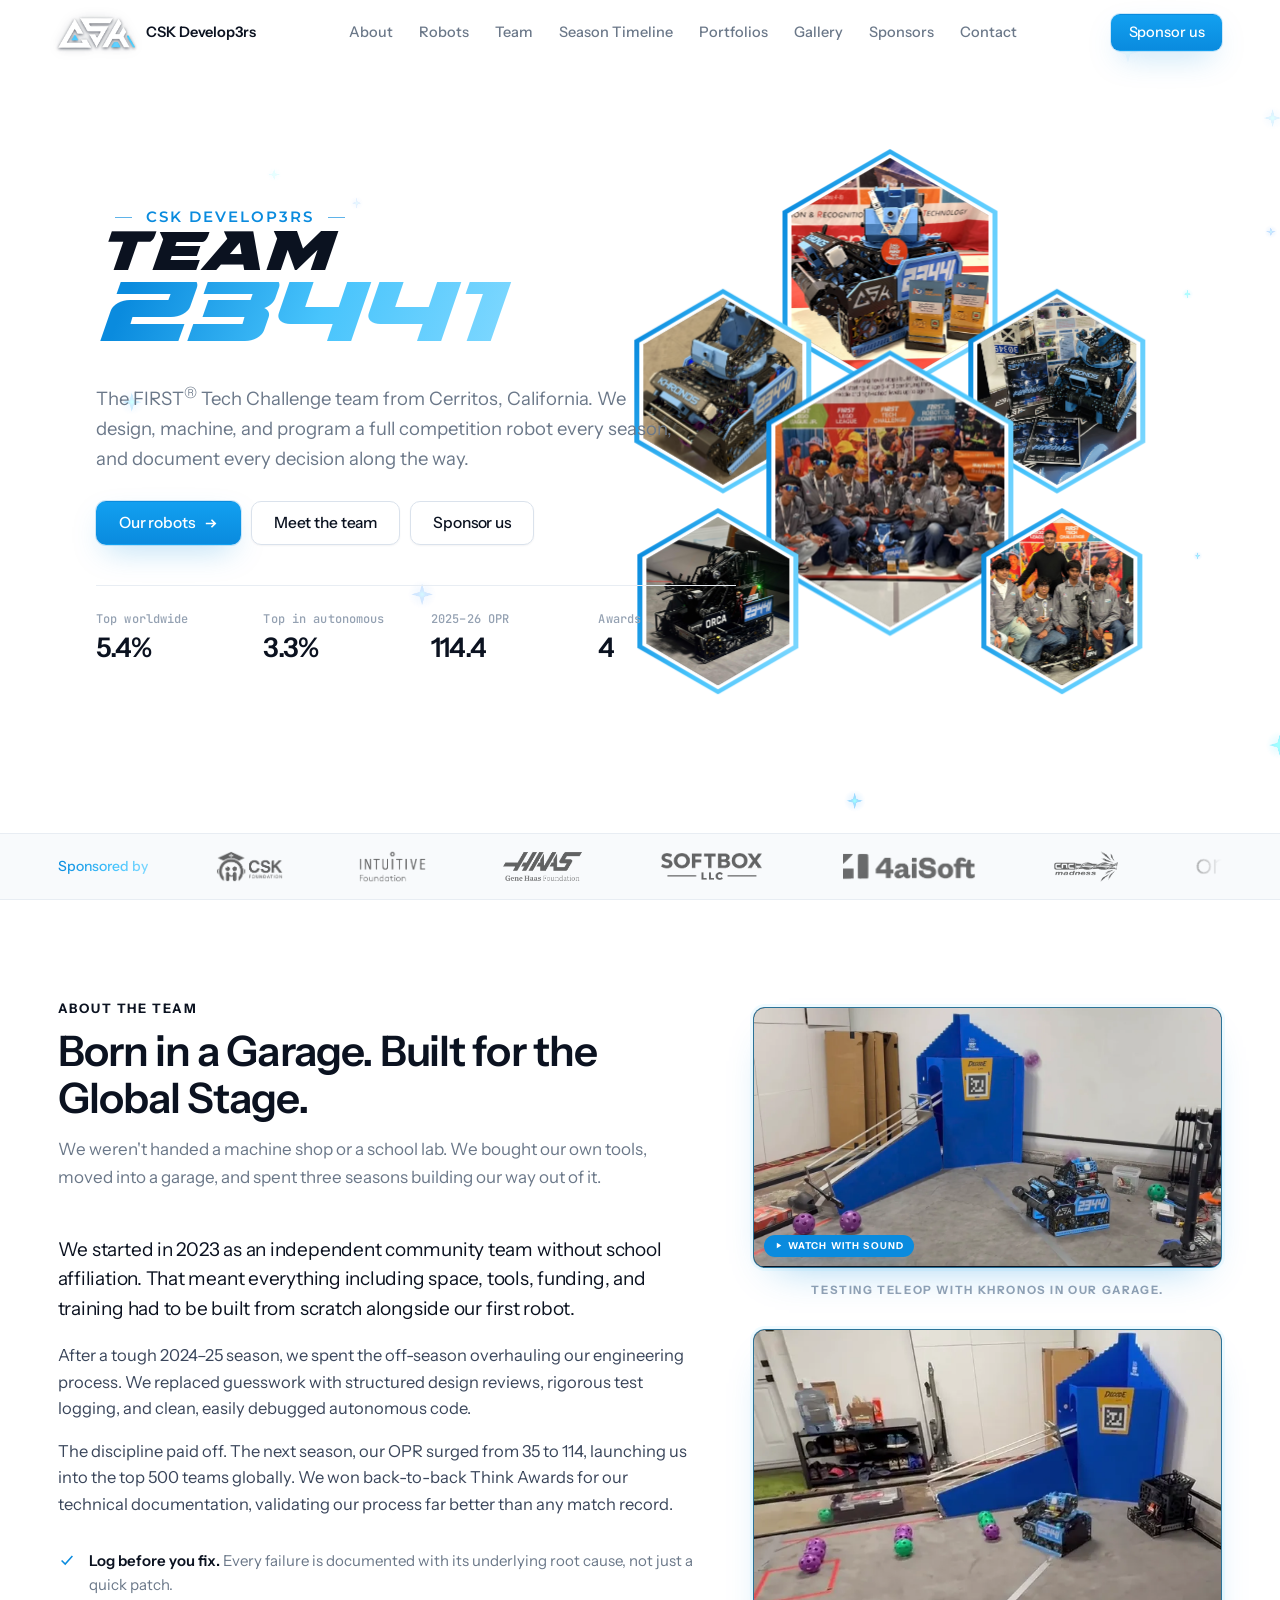
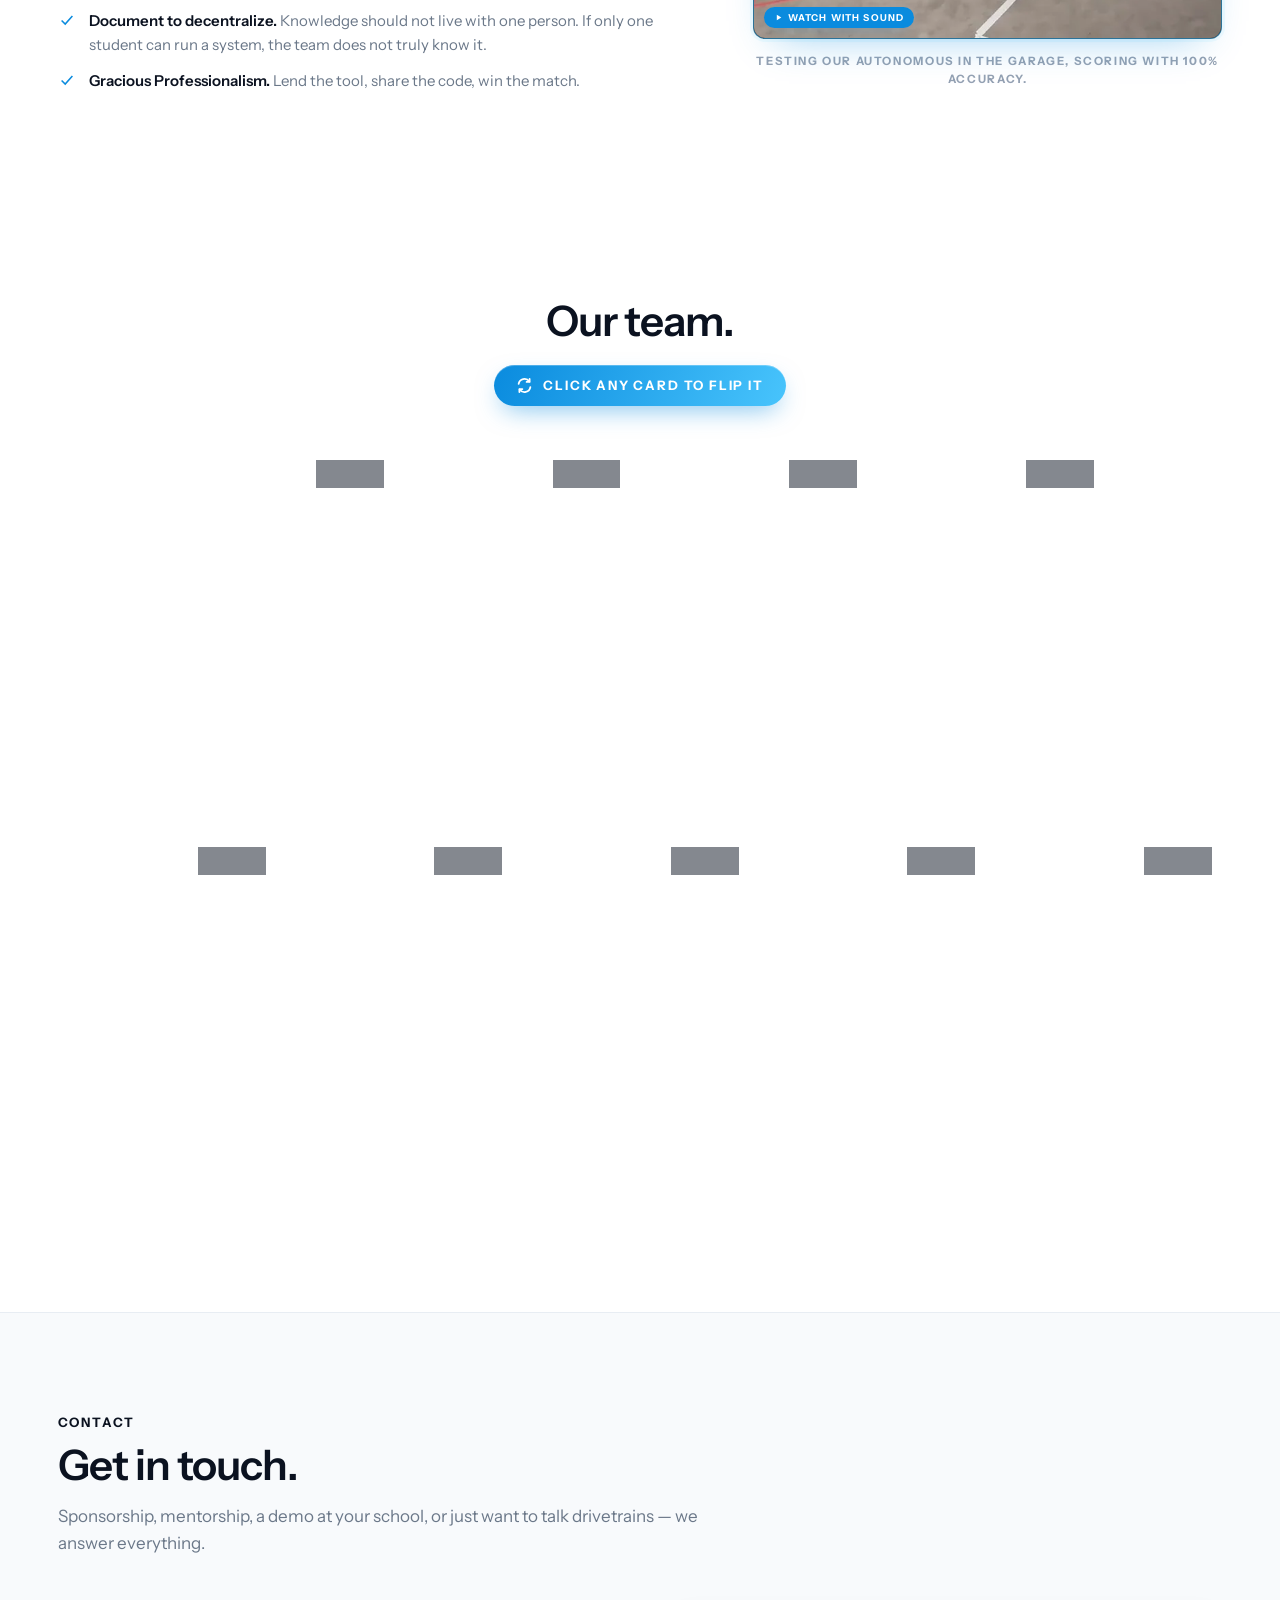
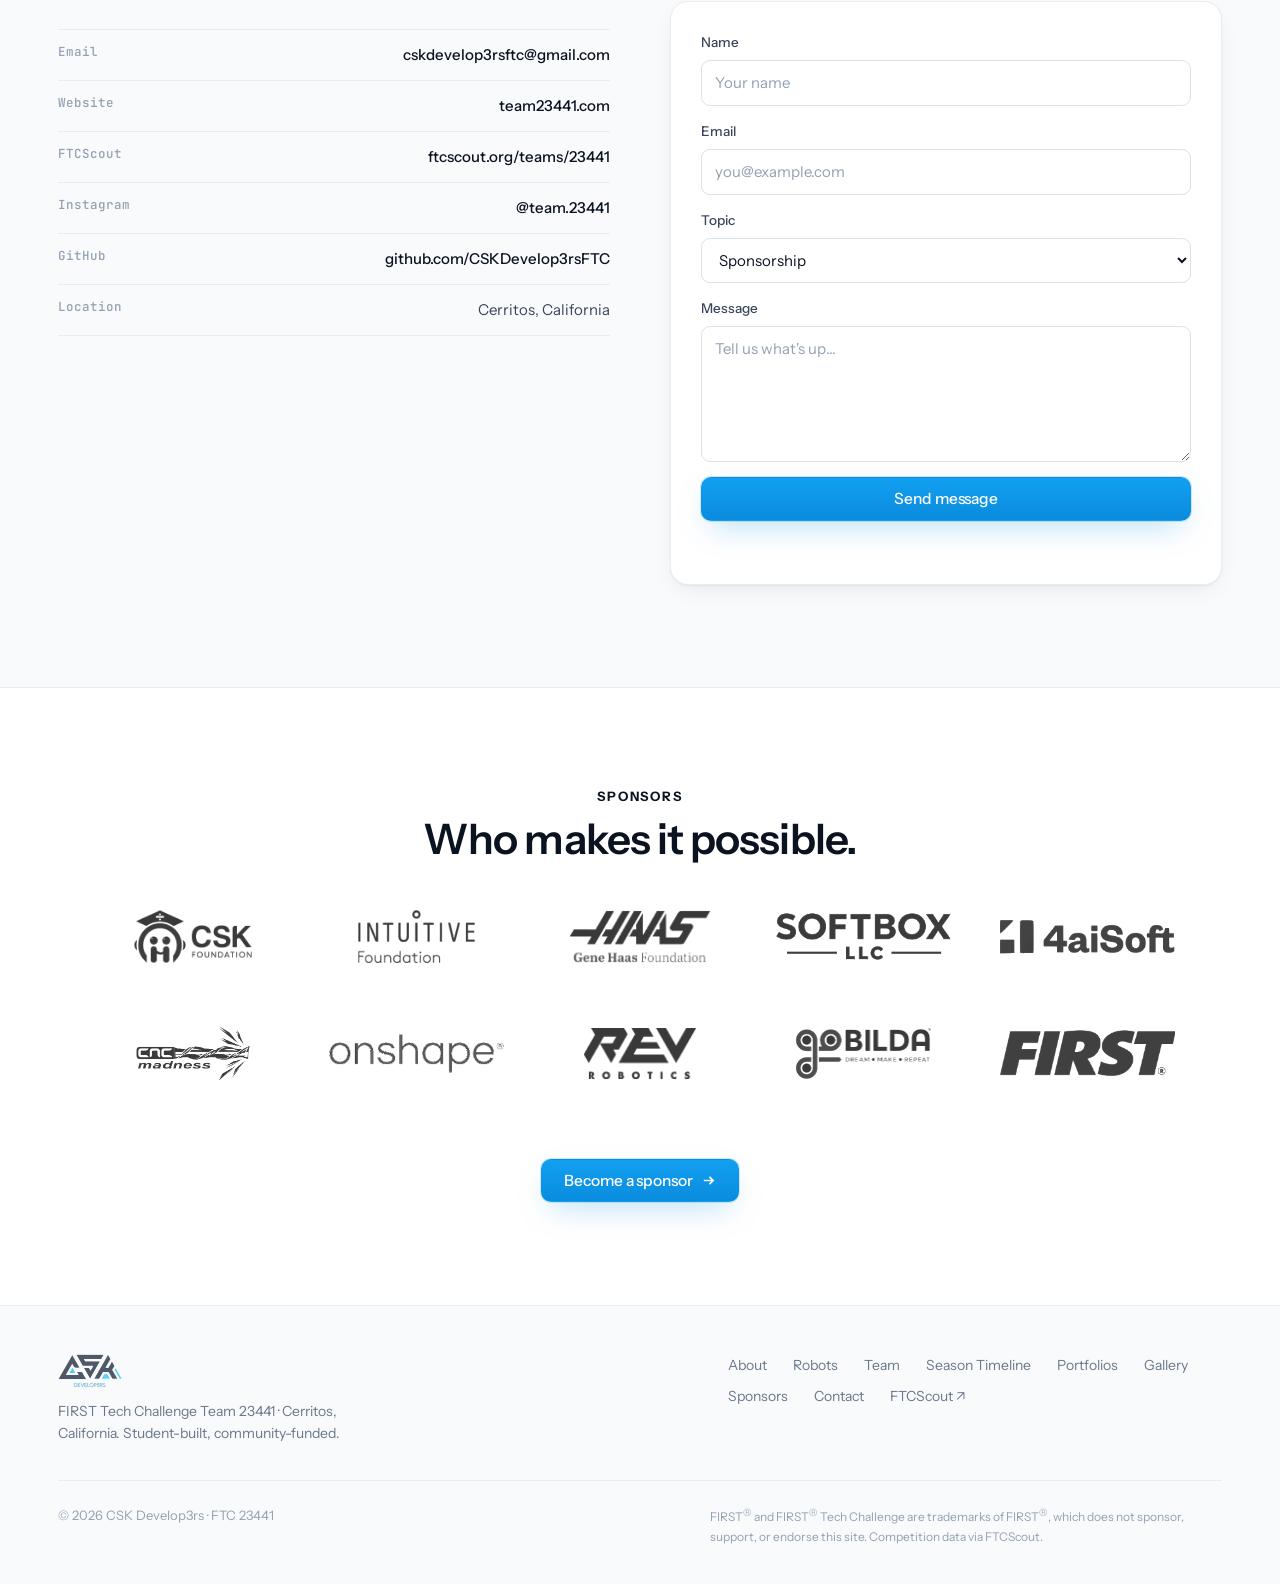
<file: index.html>
<!DOCTYPE html>
<html lang="en">
<head>
<meta charset="utf-8">
<meta name="viewport" content="width=device-width, initial-scale=1">

<title>CSK Develop3rs · FTC Team 23441</title>
<meta name="description" content="CSK Develop3rs — FIRST Tech Challenge Team 23441 from Cerritos, California. Think Award winners at the LA Championship. Student-built competition robotics.">
<meta name="theme-color" content="#ffffff">
<meta property="og:title" content="CSK Develop3rs · FTC Team 23441">
<meta property="og:description" content="FIRST Tech Challenge Team 23441 from Cerritos, CA. Think Award winners at the Los Angeles Championship.">
<meta property="og:type" content="website">
<meta property="og:image" content="assets/logo.png">

<link rel="icon" href="assets/favicon/favicon.ico?v=2" sizes="any">
<link rel="icon" type="image/png" sizes="32x32" href="assets/favicon/favicon-32.png?v=2">
<link rel="apple-touch-icon" href="assets/favicon/apple-touch-icon.png?v=2">

<link rel="preconnect" href="https://fonts.googleapis.com">
<link rel="preconnect" href="https://fonts.gstatic.com" crossorigin>
<link href="https://fonts.googleapis.com/css2?family=Instrument+Sans:wght@400;500;600;700&family=Montserrat:wght@400;500;600;700&family=JetBrains+Mono:wght@400;500;600&display=swap" rel="stylesheet">
<link rel="stylesheet" href="styles.css?v=109">
<noscript><style>[data-reveal]{opacity:1!important;transform:none!important}</style></noscript>
</head>
<body>

<a class="skip" href="#main">Skip to content</a>

<!-- ═══ HEADER ═════════════════════════════════════════════════ -->
<header class="hdr" id="hdr">
  <a class="brand" href="#home">
    <img class="brand__logo" src="assets/logo-mark.png" alt="CSK Develop3rs logo">
    <span class="brand__txt">
      <b>CSK Develop3rs</b>
    </span>
  </a>

  <nav class="nav" id="nav" aria-label="Primary">
    <a href="#about">About</a>
    <a href="robots.html">Robots</a>
    <a href="#team">Team</a>
    <a href="timeline.html">Season Timeline</a>
    <a href="portfolios.html">Portfolios</a>
    <a href="gallery.html">Gallery</a>
    <a href="#sponsors">Sponsors</a>
    <a href="#contact">Contact</a>
  </nav>

  <div class="hdr__cta">
    <a class="btn btn--primary" href="#contact">Sponsor us</a>
    <button class="burger" id="burger" aria-label="Open menu" aria-expanded="false" aria-controls="nav">
      <span></span><span></span><span></span>
    </button>
  </div>
</header>

<main id="main">

<!-- ═══ HERO ═══════════════════════════════════════════════════ -->
<section class="hero" id="home">
  <canvas class="sparks" id="sparks" aria-hidden="true"></canvas>

  <div class="hero__in">
    <div>
      <span class="hero__kicker r" style="--d:0ms">CSK Develop3rs</span>

      <h1 class="hero__name r" style="--d:70ms" aria-label="Team 23441">
        <span aria-hidden="true"><i>T</i><i>E</i><i>A</i><i>M</i></span>
        <span class="grad" aria-hidden="true">23441</span>
      </h1>

      <p class="hero__sub r" style="--d:150ms">
        The FIRST<sup>®</sup> Tech Challenge team from Cerritos, California.
        We design, machine, and program a full competition robot every season,
        and document every decision along the way.
      </p>

      <div class="hero__acts r" style="--d:220ms">
        <a class="btn btn--primary btn--lg" href="robots.html">
          Our robots
          <svg viewBox="0 0 16 16" fill="none" stroke="currentColor" stroke-width="1.8" aria-hidden="true"><path d="M3 8h10M9 4l4 4-4 4"/></svg>
        </a>
        <a class="btn btn--ghost btn--lg" href="#team">Meet the team</a>
        <a class="btn btn--ghost btn--lg" href="#contact">Sponsor us</a>
      </div>

      <!-- FTCScout, 2025-26: OPR #455 and auto #280 of 8,360 teams -->
      <dl class="hero__stats r" style="--d:300ms">
        <div class="hstat">
          <dt>Top worldwide</dt>
          <dd><span data-count="5.4">5.4</span>%</dd>
        </div>
        <div class="hstat">
          <dt>Top in autonomous</dt>
          <dd><span data-count="3.3">3.3</span>%</dd>
        </div>
        <div class="hstat">
          <dt>2025–26 OPR</dt>
          <dd><span data-count="114.4">114.4</span></dd>
        </div>
        <div class="hstat">
          <dt>Awards</dt>
          <dd><span data-count="4">4</span></dd>
        </div>
      </dl>
    </div>

  </div>

    <!-- ── hexagon photo cluster ── -->
    <div class="hexes" id="hexes" aria-label="Team photos"></div>
</section>

<!-- ═══ SPONSOR TICKER ══════════════════════════════════════════ -->
<div class="ticker" id="ticker">
  <span class="ticker__label">Sponsored by</span>
  <div class="ticker__win">
    <div class="ticker__track" id="ticker-track"><!-- rendered from script.js --></div>
  </div>
</div>

<!-- ═══ ABOUT ══════════════════════════════════════════════════ -->
<section class="sec" id="about">
  <div class="wrap">
    <!-- Heading lives in the left column so the photo centres on the whole block. -->
    <div class="split split--about">
      <div>
      <header class="sec__head" data-reveal>
        <span class="sec__eyebrow">About the team</span>
        <h2 class="sec__title">Born in a Garage. Built for the Global Stage.</h2>
        <p class="sec__sub">
          We weren't handed a machine shop or a school lab. We bought our own
          tools, moved into a garage, and spent three seasons building our way
          out of it.
        </p>
      </header>

      <div class="prose" data-reveal>
        <p class="lead">
          We started in 2023 as an independent community team without school
          affiliation. That meant everything including space, tools, funding,
          and training had to be built from scratch alongside our first robot.
        </p>
        <p>
          After a tough 2024–25 season, we spent the off-season overhauling our
          engineering process. We replaced guesswork with structured design
          reviews, rigorous test logging, and clean, easily debugged autonomous
          code.
        </p>
        <p>
          The discipline paid off. The next season, our OPR surged from 35 to
          114, launching us into the top 500 teams globally. We won back-to-back
          Think Awards for our technical documentation, validating our process
          far better than any match record.
        </p>

        <ul class="values">
          <li>
            <svg viewBox="0 0 20 20" fill="none" stroke="currentColor" stroke-width="1.7" aria-hidden="true"><path d="M4 10.5l4 4 8-9"/></svg>
            <span><b>Log before you fix.</b> Every failure is documented with its underlying root cause, not just a quick patch.</span>
          </li>
          <li>
            <svg viewBox="0 0 20 20" fill="none" stroke="currentColor" stroke-width="1.7" aria-hidden="true"><path d="M4 10.5l4 4 8-9"/></svg>
            <span><b>Document to decentralize.</b> Knowledge should not live with one person. If only one student can run a system, the team does not truly know it.</span>
          </li>
          <li>
            <svg viewBox="0 0 20 20" fill="none" stroke="currentColor" stroke-width="1.7" aria-hidden="true"><path d="M4 10.5l4 4 8-9"/></svg>
            <span><b>Gracious Professionalism.</b> Lend the tool, share the code, win the match.</span>
          </li>
        </ul>
      </div>
      </div>

      <!-- Each clip plays muted on a loop; click opens it full size with sound
           (script.js → initAboutVideo). data-label names it in the player. -->
      <div class="about-videos" data-reveal>
        <figure class="about-photo">
          <button type="button" class="about-video" data-label="Testing teleop with KHRONOS in our garage"
                  aria-label="Play the KHRONOS teleop test video full size, with sound">
            <video class="about-video__clip" src="assets/about/garage-khronos.mp4" poster="assets/about/garage-khronos-poster.webp"
                   width="1206" height="666" autoplay muted loop playsinline aria-hidden="true"></video>
            <span class="about-video__tag">
              <svg viewBox="0 0 16 16" fill="currentColor" aria-hidden="true"><path d="M5 3.2v9.6L13 8z"/></svg>
              Watch with sound
            </span>
          </button>
          <figcaption>Testing teleop with KHRONOS in our garage.</figcaption>
        </figure>

        <figure class="about-photo">
          <button type="button" class="about-video" data-label="Testing our autonomous in the garage, scoring with 100% accuracy"
                  aria-label="Play the autonomous test video full size, with sound">
            <video class="about-video__clip" src="assets/about/garage-auton.mp4" poster="assets/about/garage-auton-poster.webp"
                   width="682" height="450" autoplay muted loop playsinline aria-hidden="true"></video>
            <span class="about-video__tag">
              <svg viewBox="0 0 16 16" fill="currentColor" aria-hidden="true"><path d="M5 3.2v9.6L13 8z"/></svg>
              Watch with sound
            </span>
          </button>
          <figcaption>Testing our autonomous in the garage, scoring with 100% accuracy.</figcaption>
        </figure>
      </div>
    </div>
  </div>
</section>

<!-- ═══ TEAM ═══════════════════════════════════════════════════ -->
<section class="sec" id="team">
  <div class="wrap">
    <header class="sec__head sec__head--mid" data-reveal>
      <h2 class="sec__title">Our team.</h2>
      <p class="flip-hint">
        <svg viewBox="0 0 16 16" fill="none" stroke="currentColor" stroke-width="1.7" stroke-linecap="round" stroke-linejoin="round" aria-hidden="true"><path d="M2.5 6.5a5.5 5.5 0 0 1 10-2.2M13.5 9.5a5.5 5.5 0 0 1-10 2.2"/><path d="M12.8 1.8v2.8H10M3.2 14.2v-2.8H6"/></svg>
        <span class="flip-hint__mouse">Click any card to flip it</span><span class="flip-hint__touch">Tap any card to flip it</span>
      </p>
    </header>
    <div class="roster" id="roster"><!-- rendered from script.js --></div>
  </div>
</section>

<!-- ═══ CONTACT ════════════════════════════════════════════════ -->
<section class="sec sec--soft" id="contact">
  <div class="wrap">
    <header class="sec__head" data-reveal>
      <span class="sec__eyebrow">Contact</span>
      <h2 class="sec__title">Get in touch.</h2>
      <p class="sec__sub">
        Sponsorship, mentorship, a demo at your school, or just want to talk
        drivetrains — we answer everything.
      </p>
    </header>

    <div class="contact">
      <div data-reveal>
        <ul class="chan">
          <!-- TODO: fill in real handles -->
          <li><span>Email</span><a href="mailto:cskdevelop3rsftc@gmail.com">cskdevelop3rsftc@gmail.com</a></li>
          <li><span>Website</span><a href="https://team23441.com" target="_blank" rel="noopener">team23441.com</a></li>
          <li><span>FTCScout</span><a href="https://ftcscout.org/teams/23441" target="_blank" rel="noopener">ftcscout.org/teams/23441</a></li>
          <li><span>Instagram</span><a href="https://www.instagram.com/team.23441/" target="_blank" rel="noopener">@team.23441</a></li>
          <li><span>GitHub</span><a href="https://github.com/CSKDevelop3rsFTC" target="_blank" rel="noopener">github.com/CSKDevelop3rsFTC</a></li>
          <li><span>Location</span><span>Cerritos, California</span></li>
        </ul>
      </div>

      <form class="form" id="form" data-reveal novalidate>
        <div class="field">
          <label for="f-name">Name</label>
          <input id="f-name" name="name" type="text" required autocomplete="name" placeholder="Your name">
        </div>
        <div class="field">
          <label for="f-email">Email</label>
          <input id="f-email" name="email" type="email" required autocomplete="email" placeholder="you@example.com">
        </div>
        <div class="field">
          <label for="f-topic">Topic</label>
          <select id="f-topic" name="topic">
            <option>Sponsorship</option>
            <option>Mentorship / rookie team help</option>
            <option>Demo or outreach request</option>
            <option>Media / press</option>
            <option>Something else</option>
          </select>
        </div>
        <div class="field">
          <label for="f-msg">Message</label>
          <textarea id="f-msg" name="message" rows="5" required placeholder="Tell us what's up…"></textarea>
        </div>
        <button class="btn btn--primary btn--full btn--lg" type="submit">Send message</button>
        <p class="form__note" id="form-note" role="status"></p>
      </form>
    </div>
  </div>
</section>

<!-- ═══ SPONSORS ═══════════════════════════════════════════════ -->
<section class="sec" id="sponsors">
  <div class="wrap">
    <header class="sec__head sec__head--mid" data-reveal>
      <span class="sec__eyebrow">Sponsors</span>
      <h2 class="sec__title">Who makes it possible.</h2>
    </header>

    <div class="wall" id="tiers"><!-- rendered from script.js --></div>

    <div class="wall__cta" data-reveal>
      <a class="btn btn--primary btn--lg" href="#contact">
        Become a sponsor
        <svg viewBox="0 0 16 16" fill="none" stroke="currentColor" stroke-width="1.8" aria-hidden="true"><path d="M3 8h10M9 4l4 4-4 4"/></svg>
      </a>
    </div>
  </div>
</section>

</main>

<!-- ═══ FOOTER ═════════════════════════════════════════════════ -->
<footer class="foot">
  <div class="wrap foot__in">
    <div class="foot__brand">
      <img class="foot__logo" src="assets/logo-dark.png" alt="CSK Develop3rs">
      <p>FIRST Tech Challenge Team 23441 · Cerritos, California. Student-built, community-funded.</p>
    </div>
    <nav class="foot__nav" aria-label="Footer">
      <a href="#about">About</a><a href="robots.html">Robots</a><a href="#team">Team</a><a href="timeline.html">Season Timeline</a>
      <a href="portfolios.html">Portfolios</a><a href="gallery.html">Gallery</a><a href="#sponsors">Sponsors</a><a href="#contact">Contact</a>
      <a href="https://ftcscout.org/teams/23441" target="_blank" rel="noopener">FTCScout ↗</a>
    </nav>
    <p class="foot__legal">
      <span>© <span id="year">2026</span> CSK Develop3rs · FTC 23441</span>
      <small>
        FIRST<sup>®</sup> and FIRST<sup>®</sup> Tech Challenge are trademarks of FIRST<sup>®</sup>,
        which does not sponsor, support, or endorse this site. Competition data via FTCScout.
      </small>
    </p>
  </div>
</footer>

<script src="script.js?v=109"></script>
</body>
</html>
</file>
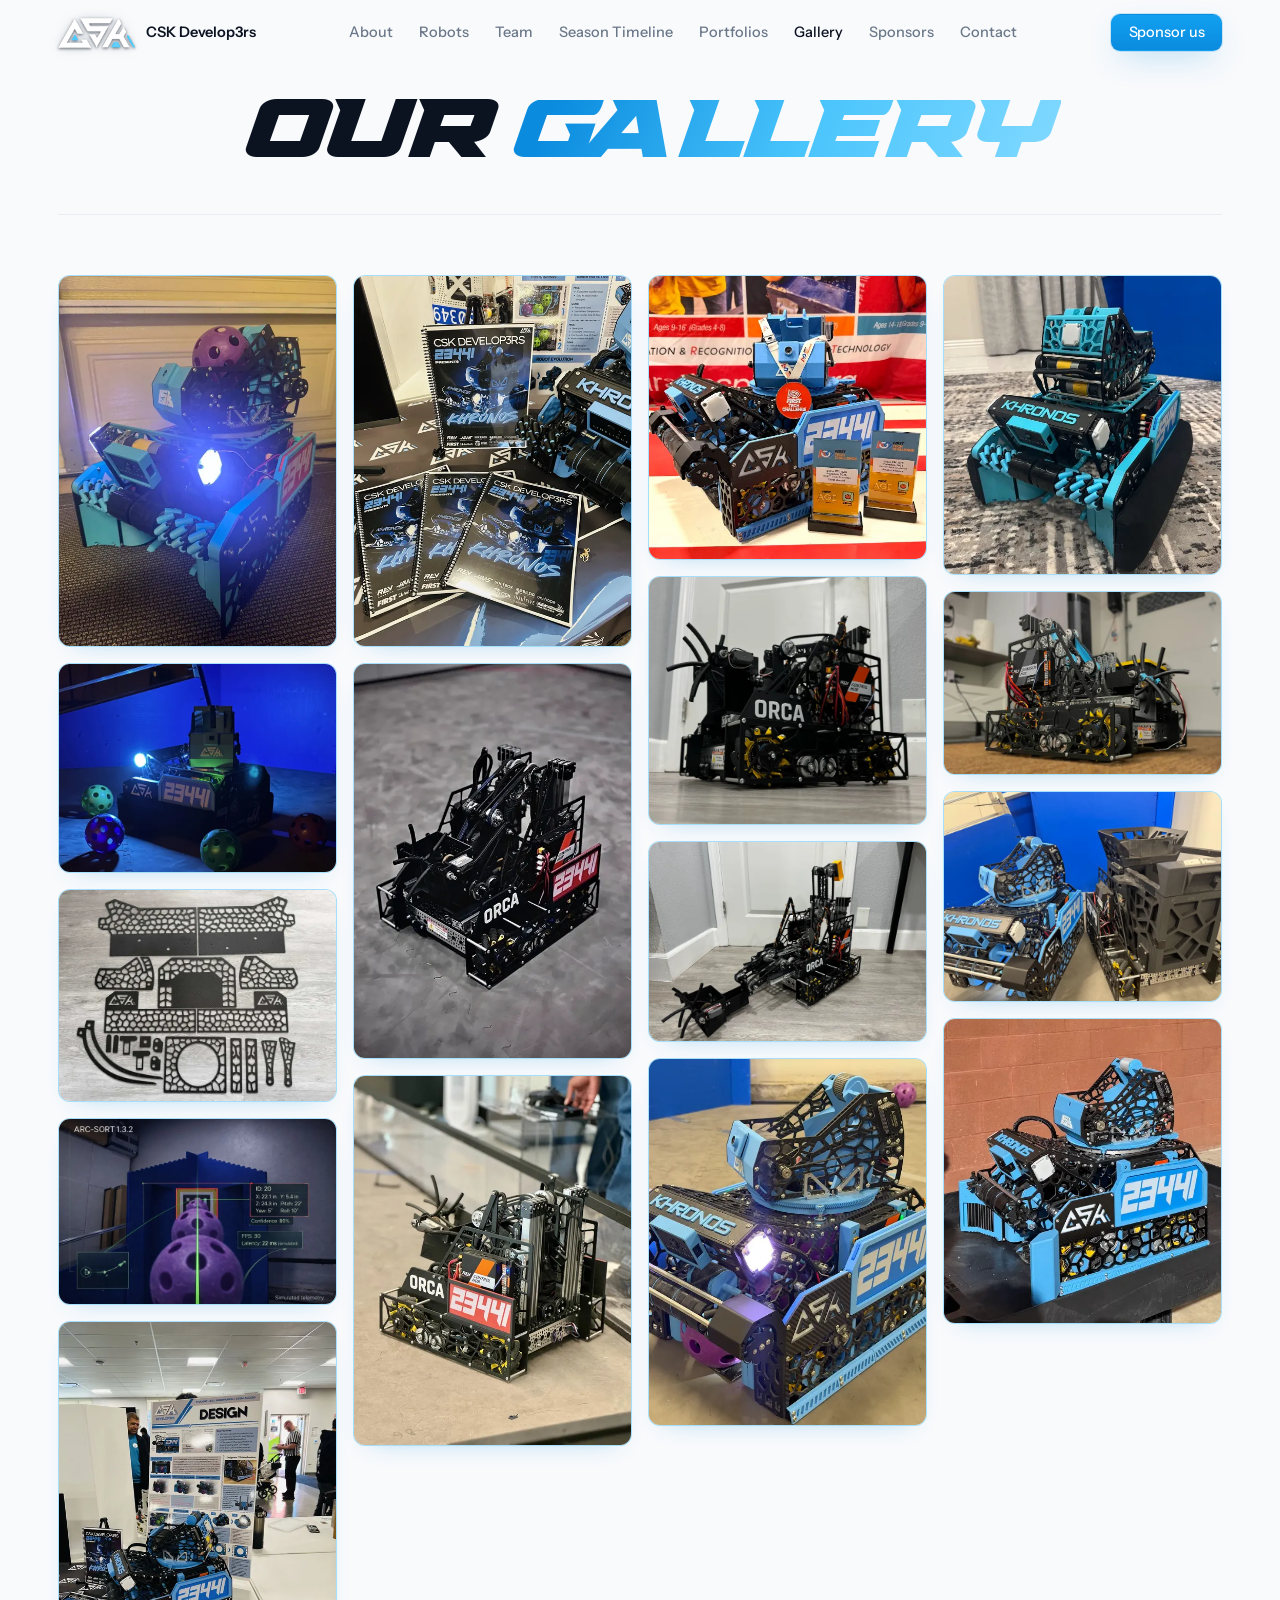
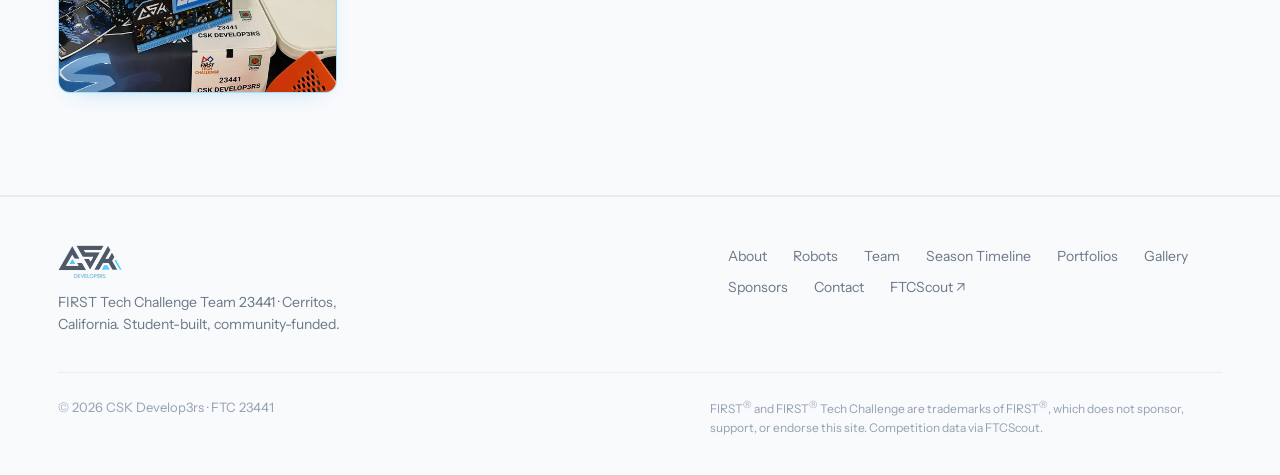
<file: gallery.html>
<!DOCTYPE html>
<html lang="en">
<head>
<meta charset="utf-8">
<meta name="viewport" content="width=device-width, initial-scale=1">

<title>Gallery · CSK Develop3rs · FTC 23441</title>
<meta name="description" content="Photo gallery of CSK Develop3rs, FTC Team 23441 — robots, competitions, and the team.">
<meta name="theme-color" content="#ffffff">
<meta property="og:title" content="CSK Develop3rs · FTC Team 23441">
<meta property="og:description" content="FIRST Tech Challenge Team 23441 from Cerritos, CA. Think Award winners at the Los Angeles Championship.">
<meta property="og:type" content="website">
<meta property="og:image" content="assets/logo.png">

<link rel="icon" href="assets/favicon/favicon.ico?v=2" sizes="any">
<link rel="icon" type="image/png" sizes="32x32" href="assets/favicon/favicon-32.png?v=2">
<link rel="apple-touch-icon" href="assets/favicon/apple-touch-icon.png?v=2">

<link rel="preconnect" href="https://fonts.googleapis.com">
<link rel="preconnect" href="https://fonts.gstatic.com" crossorigin>
<link href="https://fonts.googleapis.com/css2?family=Instrument+Sans:wght@400;500;600;700&family=Montserrat:wght@400;500;600;700&family=JetBrains+Mono:wght@400;500;600&display=swap" rel="stylesheet">
<link rel="stylesheet" href="styles.css?v=109">
<noscript><style>[data-reveal]{opacity:1!important;transform:none!important}</style></noscript>
</head>
<body>

<a class="skip" href="#main">Skip to content</a>

<!-- ═══ HEADER ═════════════════════════════════════════════════ -->
<header class="hdr" id="hdr">
  <a class="brand" href="index.html#home">
    <img class="brand__logo" src="assets/logo-mark.png" alt="CSK Develop3rs logo">
    <span class="brand__txt">
      <b>CSK Develop3rs</b>
    </span>
  </a>

  <nav class="nav" id="nav" aria-label="Primary">
    <a href="index.html#about">About</a>
    <a href="robots.html">Robots</a>
    <a href="index.html#team">Team</a>
    <a href="timeline.html">Season Timeline</a>
    <a href="portfolios.html">Portfolios</a>
    <a href="gallery.html" class="is-active" aria-current="page">Gallery</a>
    <a href="index.html#sponsors">Sponsors</a>
    <a href="index.html#contact">Contact</a>
  </nav>

  <div class="hdr__cta">
    <a class="btn btn--primary" href="index.html#contact">Sponsor us</a>
    <button class="burger" id="burger" aria-label="Open menu" aria-expanded="false" aria-controls="nav">
      <span></span><span></span><span></span>
    </button>
  </div>
</header>

<main id="main">

<!-- ═══ GALLERY ════════════════════════════════════════════════
     Rendered from script.js → GALLERY. -->
<section class="sec sec--soft sec--page" id="gallery-top">
  <div class="wrap">
    <header class="pagehead">
      <h1 class="bigtitle">Our <span>Gallery</span></h1>
    </header>
    <div class="gal" id="gallery"><!-- rendered from script.js --></div>
  </div>
</section>

</main>

<!-- ═══ FOOTER ═════════════════════════════════════════════════ -->
<footer class="foot">
  <div class="wrap foot__in">
    <div class="foot__brand">
      <img class="foot__logo" src="assets/logo-dark.png" alt="CSK Develop3rs">
      <p>FIRST Tech Challenge Team 23441 · Cerritos, California. Student-built, community-funded.</p>
    </div>
    <nav class="foot__nav" aria-label="Footer">
      <a href="index.html#about">About</a><a href="robots.html">Robots</a><a href="index.html#team">Team</a><a href="timeline.html">Season Timeline</a>
      <a href="portfolios.html">Portfolios</a><a href="gallery.html">Gallery</a><a href="index.html#sponsors">Sponsors</a><a href="index.html#contact">Contact</a>
      <a href="https://ftcscout.org/teams/23441" target="_blank" rel="noopener">FTCScout ↗</a>
    </nav>
    <p class="foot__legal">
      <span>© <span id="year">2026</span> CSK Develop3rs · FTC 23441</span>
      <small>
        FIRST<sup>®</sup> and FIRST<sup>®</sup> Tech Challenge are trademarks of FIRST<sup>®</sup>,
        which does not sponsor, support, or endorse this site. Competition data via FTCScout.
      </small>
    </p>
  </div>
</footer>

<script src="script.js?v=109"></script>
</body>
</html>
</file>
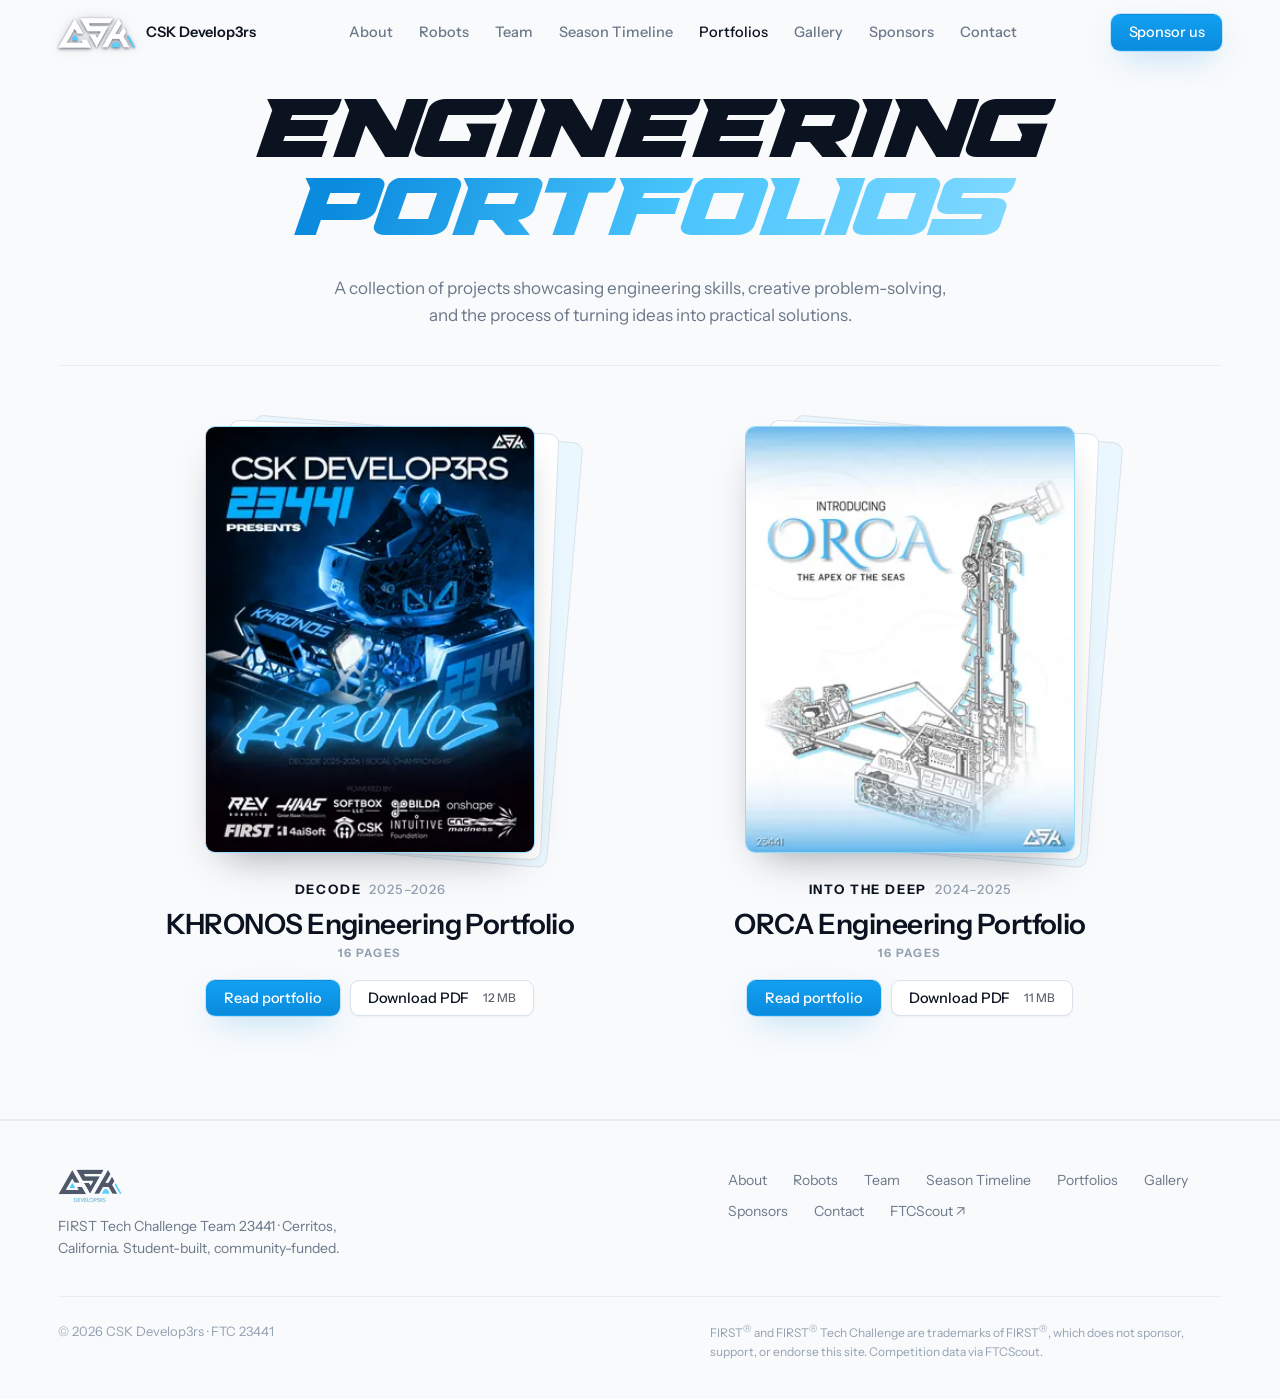
<file: portfolios.html>
<!DOCTYPE html>
<html lang="en">
<head>
<meta charset="utf-8">
<meta name="viewport" content="width=device-width, initial-scale=1">

<title>Engineering Portfolios · CSK Develop3rs · FTC 23441</title>
<meta name="description" content="CSK Develop3rs engineering portfolios — INTO THE DEEP 2024–25 and DECODE 2025–26. Read online or download the PDF.">
<meta name="theme-color" content="#ffffff">
<meta property="og:title" content="CSK Develop3rs · FTC Team 23441">
<meta property="og:description" content="FIRST Tech Challenge Team 23441 from Cerritos, CA. Think Award winners at the Los Angeles Championship.">
<meta property="og:type" content="website">
<meta property="og:image" content="assets/logo.png">

<link rel="icon" href="assets/favicon/favicon.ico?v=2" sizes="any">
<link rel="icon" type="image/png" sizes="32x32" href="assets/favicon/favicon-32.png?v=2">
<link rel="apple-touch-icon" href="assets/favicon/apple-touch-icon.png?v=2">

<link rel="preconnect" href="https://fonts.googleapis.com">
<link rel="preconnect" href="https://fonts.gstatic.com" crossorigin>
<link href="https://fonts.googleapis.com/css2?family=Instrument+Sans:wght@400;500;600;700&family=Montserrat:wght@400;500;600;700&family=JetBrains+Mono:wght@400;500;600&display=swap" rel="stylesheet">
<link rel="stylesheet" href="styles.css?v=109">
<noscript><style>[data-reveal]{opacity:1!important;transform:none!important}</style></noscript>
</head>
<body>

<a class="skip" href="#main">Skip to content</a>

<!-- ═══ HEADER ═════════════════════════════════════════════════ -->
<header class="hdr" id="hdr">
  <a class="brand" href="index.html#home">
    <img class="brand__logo" src="assets/logo-mark.png" alt="CSK Develop3rs logo">
    <span class="brand__txt">
      <b>CSK Develop3rs</b>
    </span>
  </a>

  <nav class="nav" id="nav" aria-label="Primary">
    <a href="index.html#about">About</a>
    <a href="robots.html">Robots</a>
    <a href="index.html#team">Team</a>
    <a href="timeline.html">Season Timeline</a>
    <a href="portfolios.html" class="is-active" aria-current="page">Portfolios</a>
    <a href="gallery.html">Gallery</a>
    <a href="index.html#sponsors">Sponsors</a>
    <a href="index.html#contact">Contact</a>
  </nav>

  <div class="hdr__cta">
    <a class="btn btn--primary" href="index.html#contact">Sponsor us</a>
    <button class="burger" id="burger" aria-label="Open menu" aria-expanded="false" aria-controls="nav">
      <span></span><span></span><span></span>
    </button>
  </div>
</header>

<main id="main">

<!-- ═══ ENGINEERING PORTFOLIOS ════════════════════════════════
     Rendered from script.js → PORTFOLIOS. -->
<section class="sec sec--soft sec--page" id="portfolios-top">
  <div class="wrap">
    <header class="pagehead">
      <h1 class="bigtitle">Engineering <span>Portfolios</span></h1>
      <p class="pagehead__sub">A collection of projects showcasing engineering skills, creative problem-solving, and the process of turning ideas into practical solutions.</p>
    </header>

    <div class="pfs" id="portfolios"><!-- rendered from script.js --></div>
  </div>
</section>

</main>

<!-- ═══ FOOTER ═════════════════════════════════════════════════ -->
<footer class="foot">
  <div class="wrap foot__in">
    <div class="foot__brand">
      <img class="foot__logo" src="assets/logo-dark.png" alt="CSK Develop3rs">
      <p>FIRST Tech Challenge Team 23441 · Cerritos, California. Student-built, community-funded.</p>
    </div>
    <nav class="foot__nav" aria-label="Footer">
      <a href="index.html#about">About</a><a href="robots.html">Robots</a><a href="index.html#team">Team</a><a href="timeline.html">Season Timeline</a>
      <a href="portfolios.html">Portfolios</a><a href="gallery.html">Gallery</a><a href="index.html#sponsors">Sponsors</a><a href="index.html#contact">Contact</a>
      <a href="https://ftcscout.org/teams/23441" target="_blank" rel="noopener">FTCScout ↗</a>
    </nav>
    <p class="foot__legal">
      <span>© <span id="year">2026</span> CSK Develop3rs · FTC 23441</span>
      <small>
        FIRST<sup>®</sup> and FIRST<sup>®</sup> Tech Challenge are trademarks of FIRST<sup>®</sup>,
        which does not sponsor, support, or endorse this site. Competition data via FTCScout.
      </small>
    </p>
  </div>
</footer>

<script src="script.js?v=109"></script>
</body>
</html>
</file>
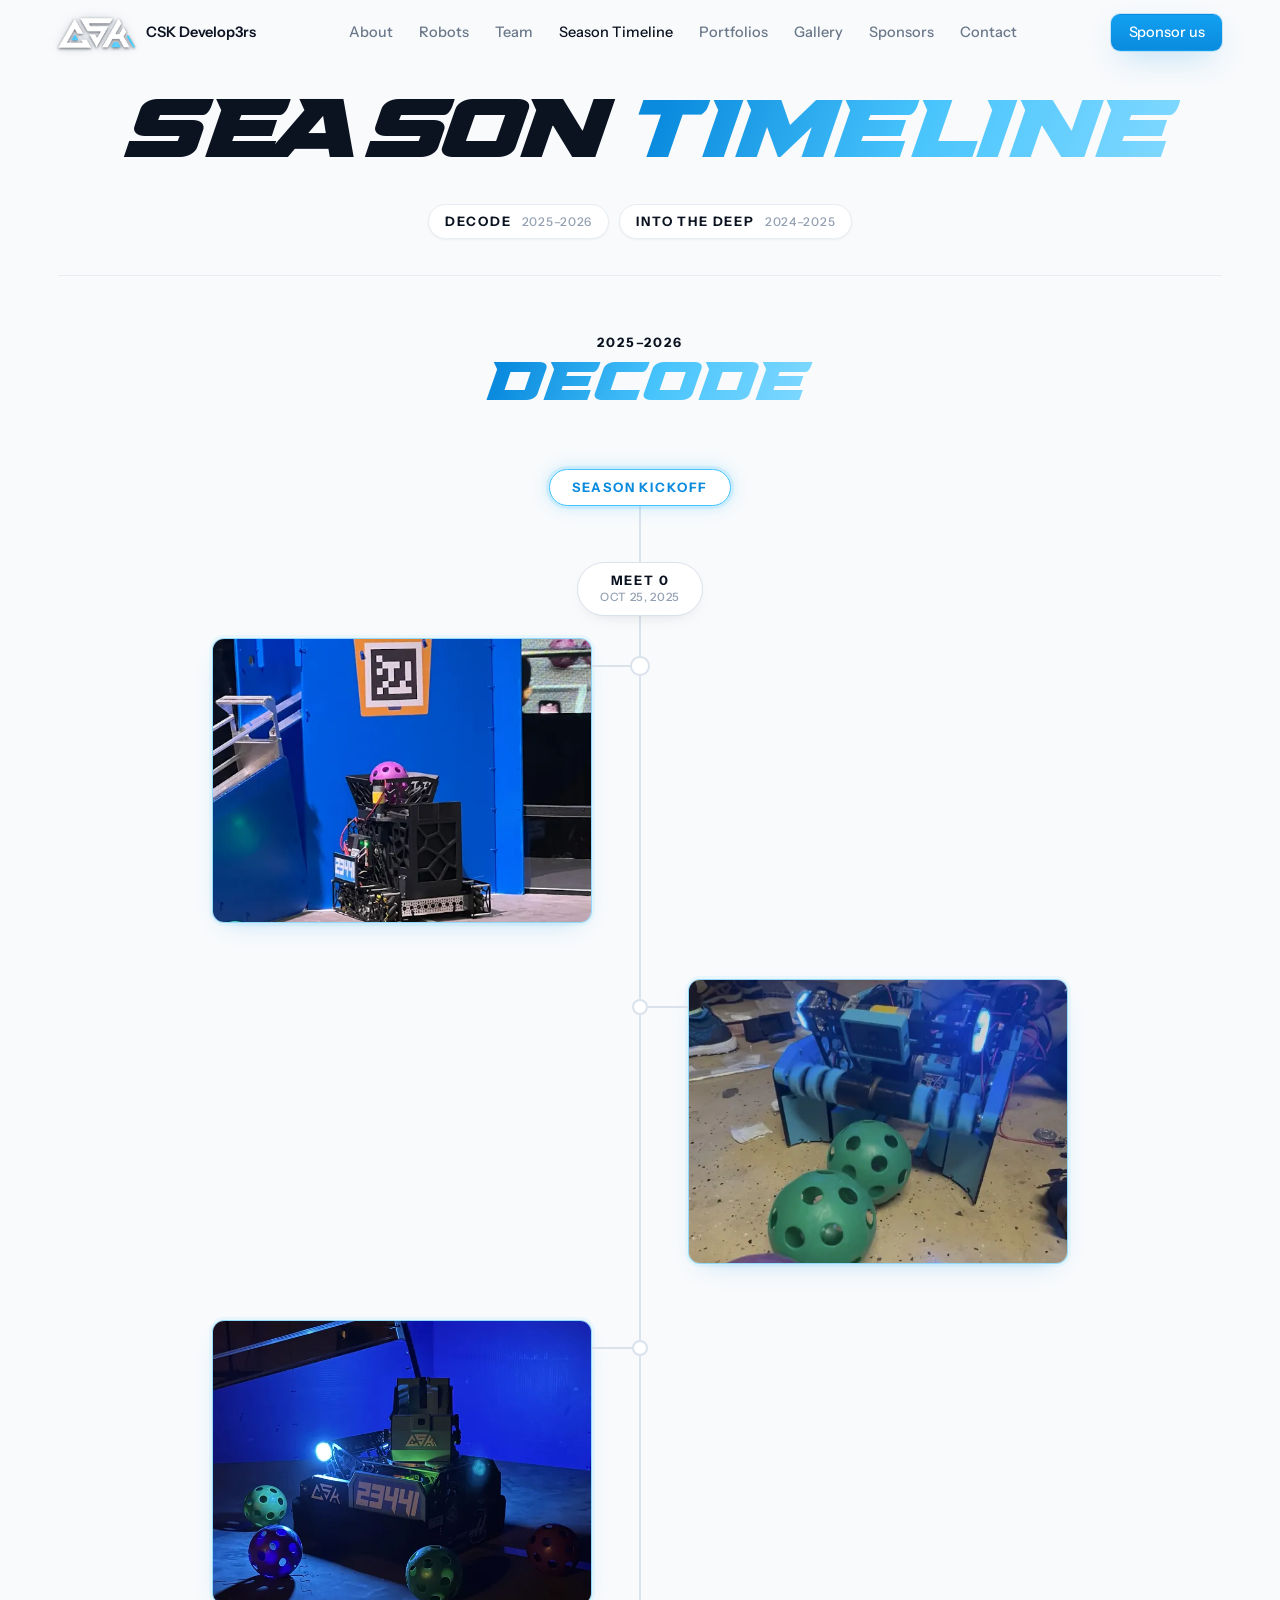
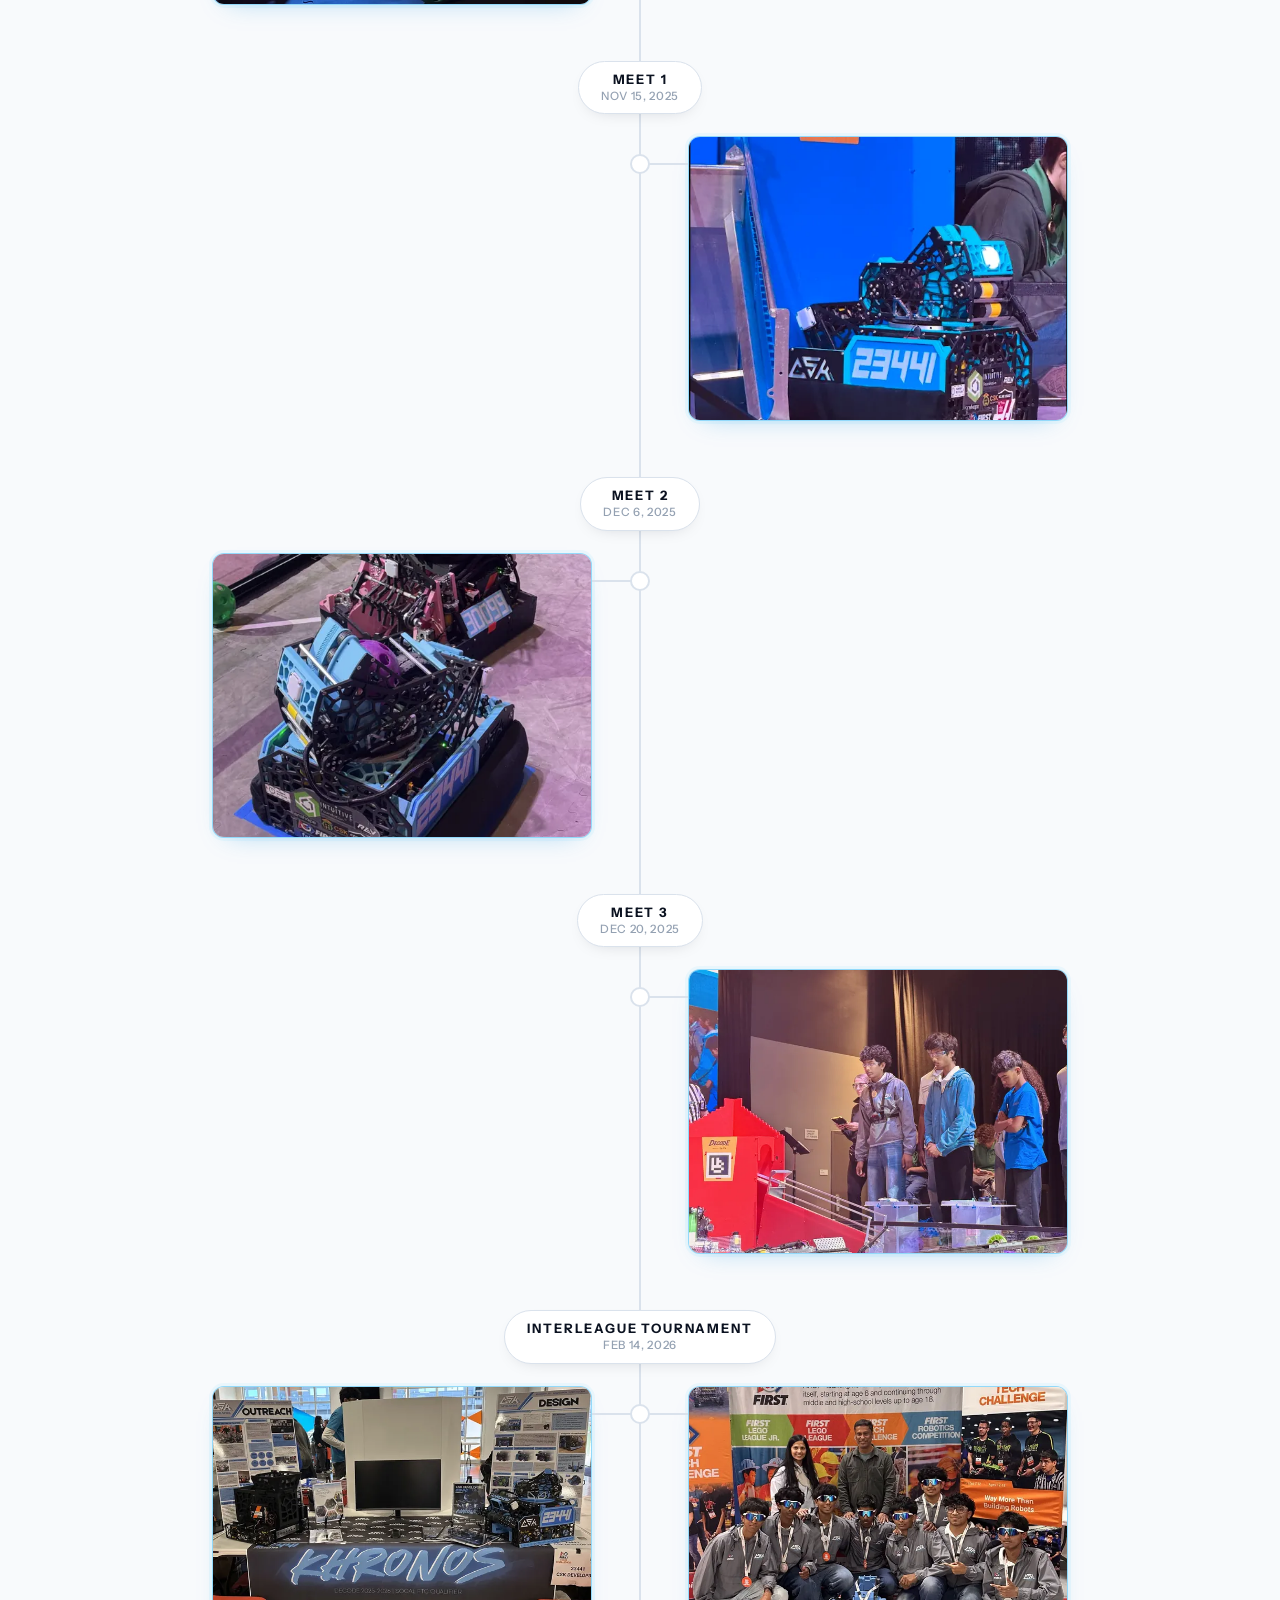
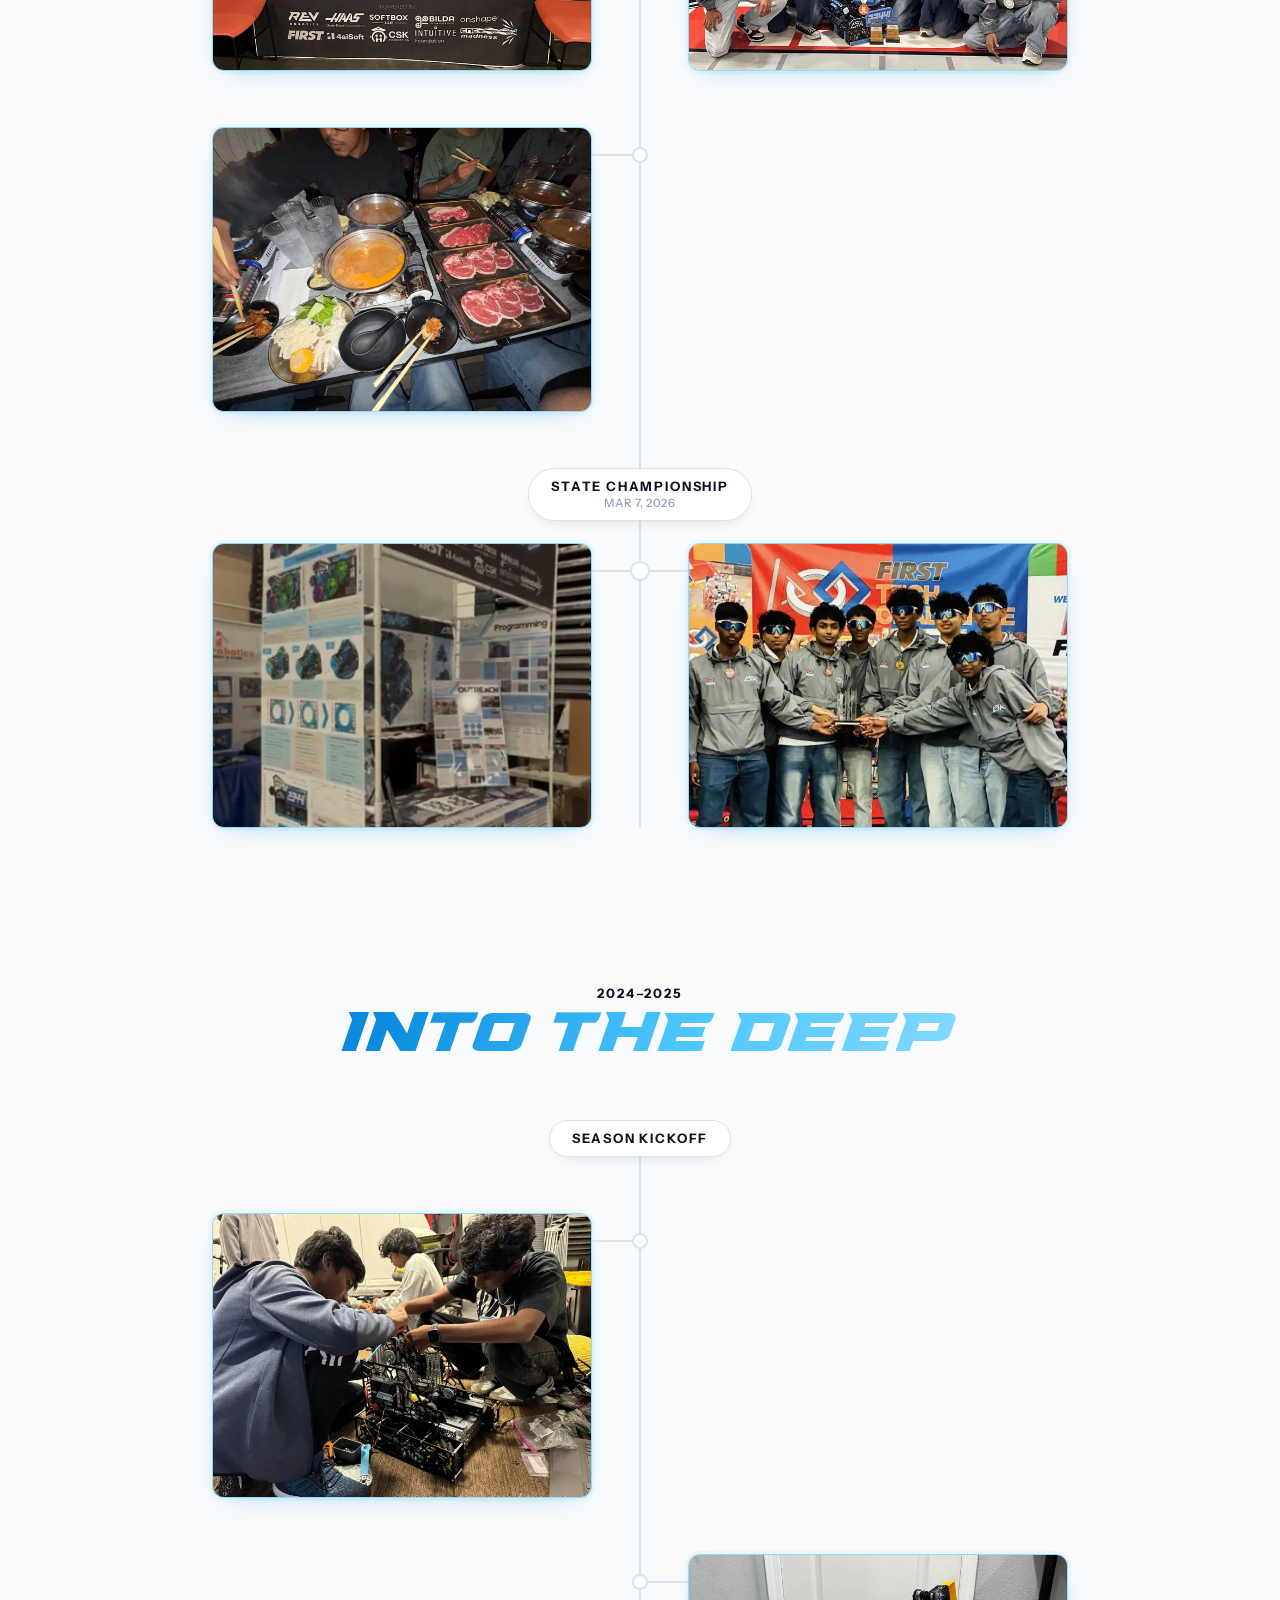
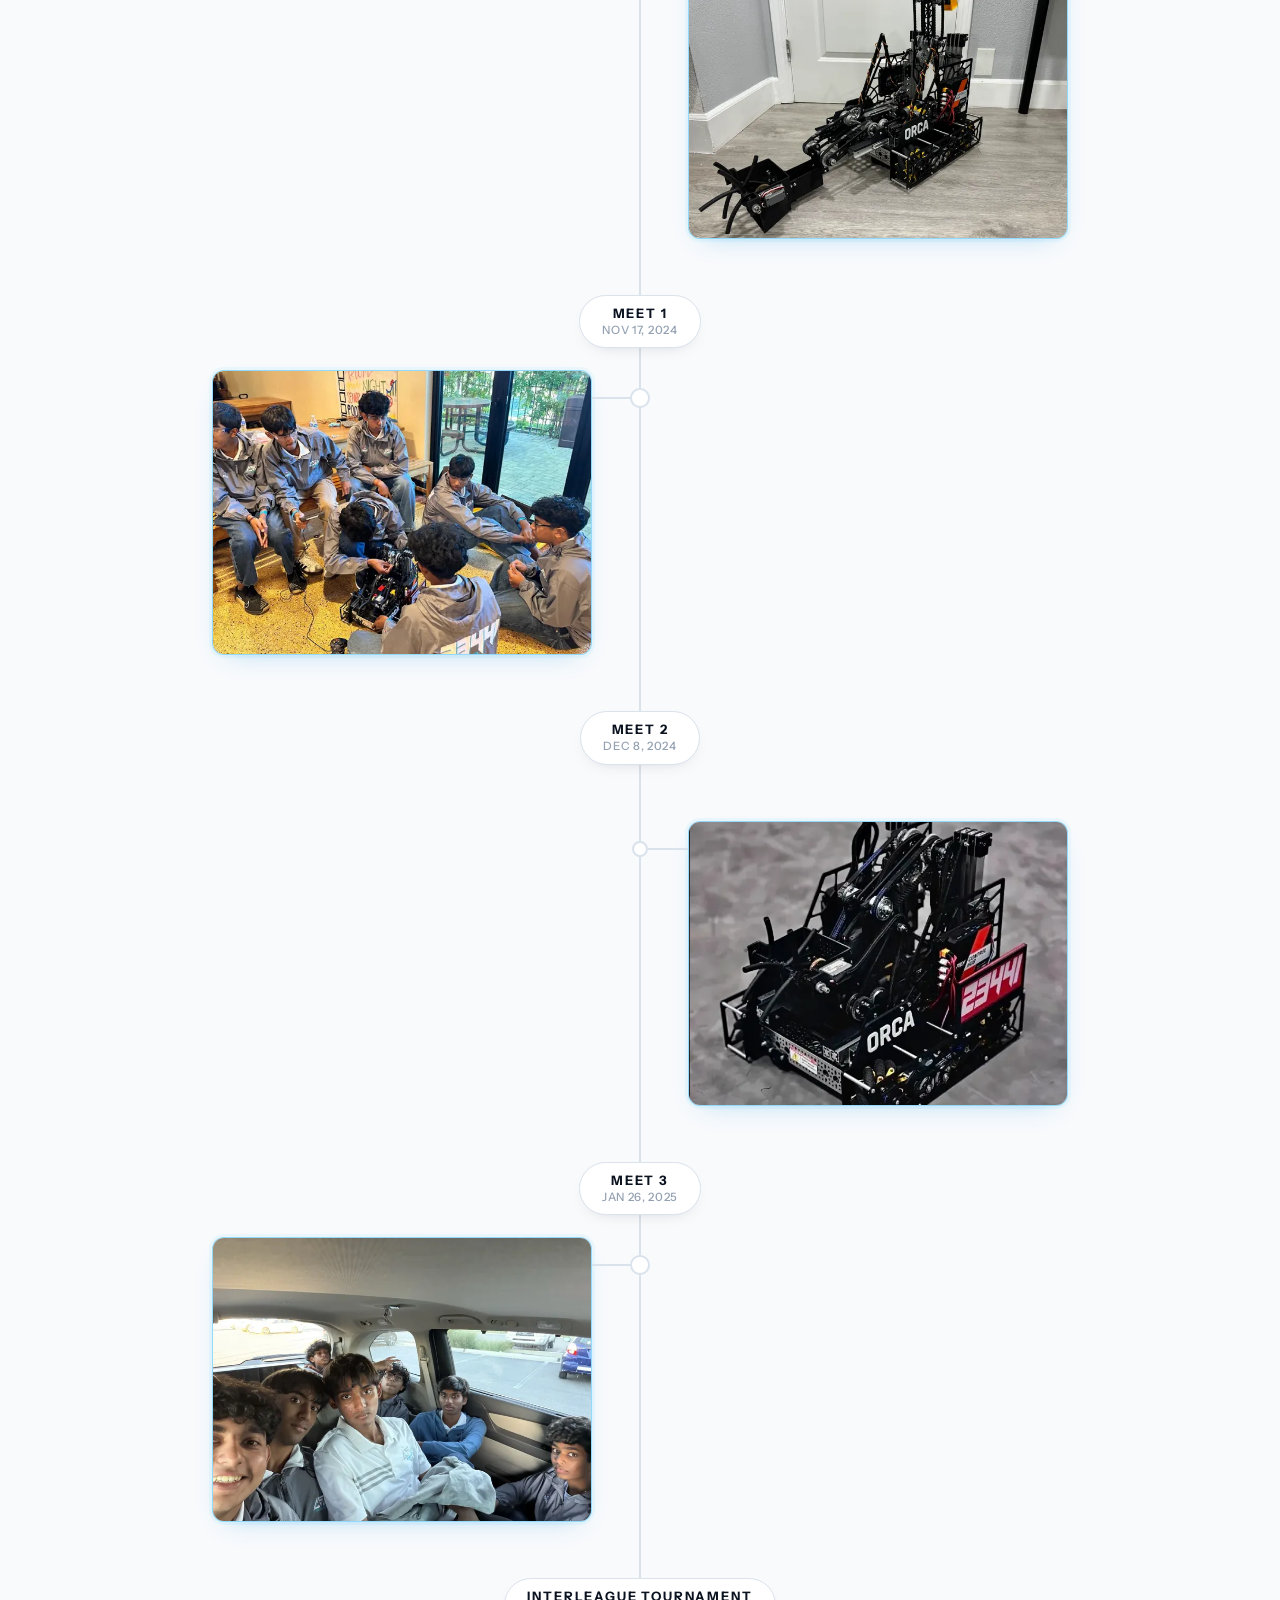
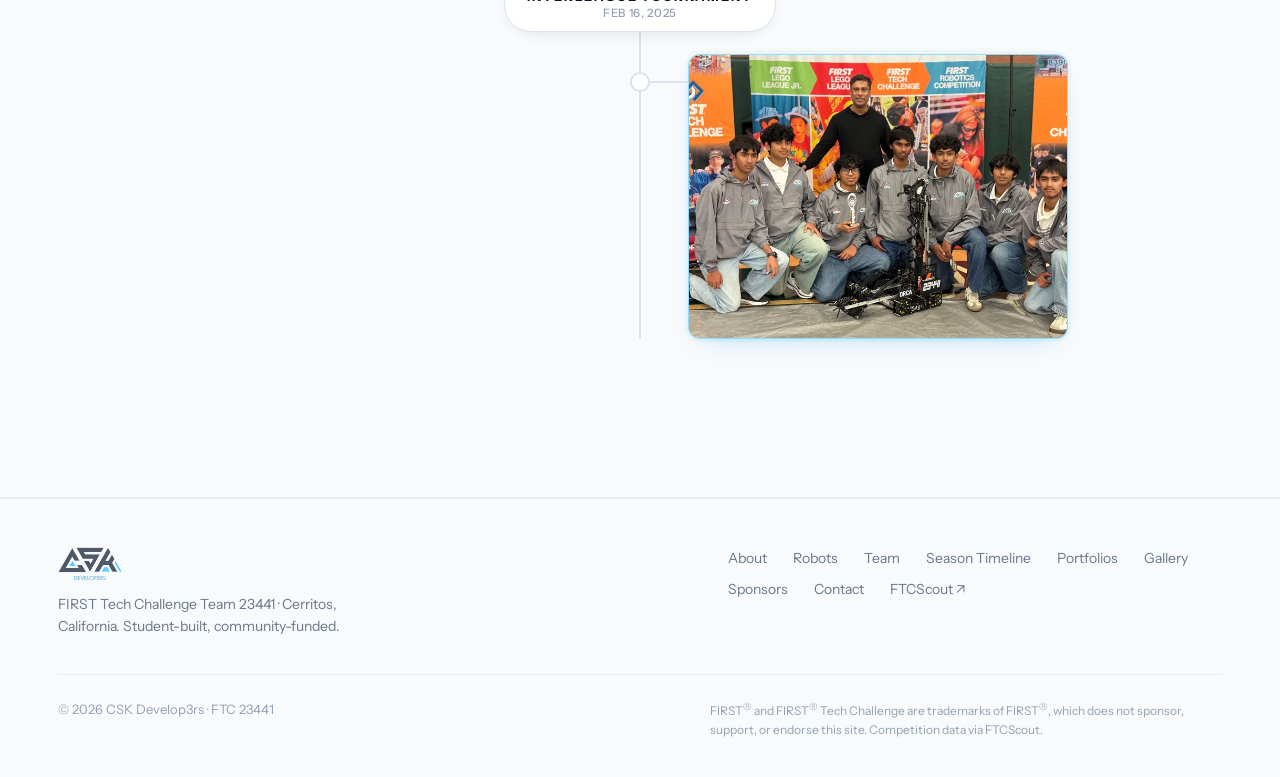
<file: timeline.html>
<!DOCTYPE html>
<html lang="en">
<head>
<meta charset="utf-8">
<meta name="viewport" content="width=device-width, initial-scale=1">

<title>Season Timeline · CSK Develop3rs · FTC 23441</title>
<meta name="description" content="The CSK Develop3rs season timeline — DECODE 2025–26 and INTO THE DEEP 2024–25, meet by meet.">
<meta name="theme-color" content="#ffffff">
<meta property="og:title" content="CSK Develop3rs · FTC Team 23441">
<meta property="og:description" content="FIRST Tech Challenge Team 23441 from Cerritos, CA. Think Award winners at the Los Angeles Championship.">
<meta property="og:type" content="website">
<meta property="og:image" content="assets/logo.png">

<link rel="icon" href="assets/favicon/favicon.ico?v=2" sizes="any">
<link rel="icon" type="image/png" sizes="32x32" href="assets/favicon/favicon-32.png?v=2">
<link rel="apple-touch-icon" href="assets/favicon/apple-touch-icon.png?v=2">

<link rel="preconnect" href="https://fonts.googleapis.com">
<link rel="preconnect" href="https://fonts.gstatic.com" crossorigin>
<link href="https://fonts.googleapis.com/css2?family=Instrument+Sans:wght@400;500;600;700&family=Montserrat:wght@400;500;600;700&family=JetBrains+Mono:wght@400;500;600&display=swap" rel="stylesheet">
<link rel="stylesheet" href="styles.css?v=109">
<noscript><style>[data-reveal]{opacity:1!important;transform:none!important}</style></noscript>
</head>
<body>

<a class="skip" href="#main">Skip to content</a>

<!-- ═══ HEADER ═════════════════════════════════════════════════ -->
<header class="hdr" id="hdr">
  <a class="brand" href="index.html#home">
    <img class="brand__logo" src="assets/logo-mark.png" alt="CSK Develop3rs logo">
    <span class="brand__txt">
      <b>CSK Develop3rs</b>
    </span>
  </a>

  <nav class="nav" id="nav" aria-label="Primary">
    <a href="index.html#about">About</a>
    <a href="robots.html">Robots</a>
    <a href="index.html#team">Team</a>
    <a href="timeline.html" class="is-active" aria-current="page">Season Timeline</a>
    <a href="portfolios.html">Portfolios</a>
    <a href="gallery.html">Gallery</a>
    <a href="index.html#sponsors">Sponsors</a>
    <a href="index.html#contact">Contact</a>
  </nav>

  <div class="hdr__cta">
    <a class="btn btn--primary" href="index.html#contact">Sponsor us</a>
    <button class="burger" id="burger" aria-label="Open menu" aria-expanded="false" aria-controls="nav">
      <span></span><span></span><span></span>
    </button>
  </div>
</header>

<main id="main">

<!-- ═══ SEASON TIMELINE ════════════════════════════════════════
     Rendered from script.js → SEASON_LOG. -->
<section class="sec sec--soft sec--page" id="season-log">
  <div class="wrap">
    <header class="pagehead">
      <h1 class="bigtitle">Season <span>Timeline</span></h1>
      <nav class="jump" aria-label="Jump to a season">
        <a href="#decode"><b>DECODE</b><span>2025–2026</span></a>
        <a href="#into-the-deep"><b>INTO THE DEEP</b><span>2024–2025</span></a>
      </nav>
    </header>

    <div id="timeline"><!-- rendered from script.js --></div>
  </div>
</section>

</main>

<!-- ═══ FOOTER ═════════════════════════════════════════════════ -->
<footer class="foot">
  <div class="wrap foot__in">
    <div class="foot__brand">
      <img class="foot__logo" src="assets/logo-dark.png" alt="CSK Develop3rs">
      <p>FIRST Tech Challenge Team 23441 · Cerritos, California. Student-built, community-funded.</p>
    </div>
    <nav class="foot__nav" aria-label="Footer">
      <a href="index.html#about">About</a><a href="robots.html">Robots</a><a href="index.html#team">Team</a><a href="timeline.html">Season Timeline</a>
      <a href="portfolios.html">Portfolios</a><a href="gallery.html">Gallery</a><a href="index.html#sponsors">Sponsors</a><a href="index.html#contact">Contact</a>
      <a href="https://ftcscout.org/teams/23441" target="_blank" rel="noopener">FTCScout ↗</a>
    </nav>
    <p class="foot__legal">
      <span>© <span id="year">2026</span> CSK Develop3rs · FTC 23441</span>
      <small>
        FIRST<sup>®</sup> and FIRST<sup>®</sup> Tech Challenge are trademarks of FIRST<sup>®</sup>,
        which does not sponsor, support, or endorse this site. Competition data via FTCScout.
      </small>
    </p>
  </div>
</footer>

<script src="script.js?v=109"></script>
</body>
</html>
</file>
<file: styles.css>
﻿/* ══════════════════════════════════════════════════════════════════
   CSK DEVELOP3RS · FTC 23441
   Theme: Linear-inspired — white surfaces, fine borders, soft blue
   light. Brand cyan #48C4FC is sampled from the team logo.
   Change colors + type in :root; everything else follows.
   ══════════════════════════════════════════════════════════════════ */

:root{
  /* Light only. This also keeps form controls, scrollbars and the
     browser UI light for visitors whose OS is set to dark. */
  color-scheme: light;

  /* ── surfaces ── */
  --bg:        #FFFFFF;
  --bg-soft:   #F8FAFC;
  --bg-sunk:   #F1F5F9;
  --card:      #FFFFFF;

  /* ── lines ── */
  --line:      #E8EDF3;
  --line-2:    #DAE2EC;
  --line-3:    #C6D2E0;

  /* ── ink ── */
  --ink:       #0B1220;
  --ink-2:     #3A465B;
  --ink-3:     #6B7889;
  --ink-4:     #94A1B2;

  /* ── brand ── */
  --brand:     #48C4FC;   /* logo cyan — glows, highlights */
  --brand-2:   #0A8BDE;   /* readable on white */
  --brand-3:   #0668AC;   /* hover / pressed */
  --brand-ink: #044A7D;
  --tint:      #EBF7FE;
  --tint-2:    #D8EFFD;

  --ok:        #0E9F6E;
  --warn:      #C2410C;

  /* ── type ── */
  --sans:    'Instrument Sans', ui-sans-serif, system-ui, sans-serif;
  --display: 'Supercharge Expanded', 'Instrument Sans', system-ui, sans-serif;
  --mono:    'JetBrains Mono', ui-monospace, monospace;

  /* ── metrics ── */
  --pad:  clamp(20px, 4.5vw, 76px);
  --maxw: 1440px;
  --r:    12px;
  --r-lg: 18px;
  --ease: cubic-bezier(.21,.6,.35,1);

  /* ticker geometry — the hero subtracts this so the bar lands inside
     the first screen instead of below the fold */
  --tk-logo: 46px;
  --tk-pad:  26px;
  --tk-h:    calc(var(--tk-logo) + var(--tk-pad) * 2 + 2px);

  --shadow-sm: 0 1px 2px rgba(11,18,32,.05);
  --shadow:    0 1px 2px rgba(11,18,32,.05), 0 8px 24px -8px rgba(11,18,32,.10);
  --shadow-lg: 0 1px 2px rgba(11,18,32,.05), 0 24px 60px -18px rgba(11,18,32,.18);
  --glow:      0 0 0 1px rgba(10,139,222,.18), 0 12px 32px -10px rgba(10,139,222,.35);
}

/* Self-hosted display face. woff2 first (16 KB) with woff as fallback for
   older browsers; swap so text is readable while it loads. */
@font-face{
  font-family:'Supercharge Expanded';
  src:url('assets/fonts/supercharge-expanded.woff2?v=3') format('woff2'),
      url('assets/fonts/supercharge-expanded.woff?v=3')  format('woff');
  font-weight:400; font-style:normal; font-display:swap;
}

*,*::before,*::after{ box-sizing:border-box; }
html{ scroll-behavior:smooth; scroll-padding-top:84px; -webkit-text-size-adjust:100%; }

body{
  margin:0; background:var(--bg); color:var(--ink-2);
  font-family:var(--sans); font-size:16.5px; line-height:1.6; font-weight:400;
  -webkit-font-smoothing:antialiased; overflow-x:hidden;
}
body.is-locked{ overflow:hidden; }

/* ══ SPONSOR TICKER ══════════════════════════════════════════════
   Full-bleed marquee under the hero. The loop is seamless because the
   track holds exactly two identical halves and slides by -50%, landing
   on the start of the second half. Spacing lives on the items rather
   than as a flex `gap`, since a gap between halves would make that
   -50% land slightly off and show a jump.
   Item count and speed are set by renderTicker() in script.js. */
.ticker{
  display:flex; align-items:center; gap:30px;
  padding:var(--tk-pad) var(--pad);
  border-block:1px solid var(--line); background:var(--bg-soft);
}
/* same face and weight as the nav links, so the two read as one system,
   painted with the hero's gradient. line-height has a little room in it
   because background-clip:text paints only inside the box — a tight one
   clips descenders. */
.ticker__label{
  flex:none; font:500 var(--tk-label,14px)/1.25 var(--sans);
  background:linear-gradient(100deg,var(--brand-2) 0%,var(--brand) 62%,#7FD8FF 100%);
  -webkit-background-clip:text; background-clip:text; color:transparent;
}
/* the window clips, and fades the ends so items dissolve rather than
   getting sliced off at the edge */
.ticker__win{
  flex:1 1 auto; min-width:0; overflow:hidden;
  -webkit-mask-image:linear-gradient(90deg, transparent, #000 var(--tk-fade,5%),
                     #000 calc(100% - var(--tk-fade,5%)), transparent);
          mask-image:linear-gradient(90deg, transparent, #000 var(--tk-fade,5%),
                     #000 calc(100% - var(--tk-fade,5%)), transparent);
}
.ticker__track{
  display:flex; align-items:center; width:max-content;
  animation:tickerRun var(--tk-dur, 40s) linear infinite;
  will-change:transform;
}
@keyframes tickerRun{ from{ transform:translate3d(0,0,0); } to{ transform:translate3d(-50%,0,0); } }
.ticker:hover .ticker__track{ animation-play-state:paused; }

/* A fixed row height keeps the bar steady no matter how each logo is
   proportioned — the image fits inside it rather than setting it. */
.ticker__item{
  flex:none; display:flex; align-items:center; justify-content:center;
  height:var(--tk-logo);
  padding-inline:calc(var(--tk-gap, 72px) / 2);
  text-decoration:none; white-space:nowrap;
  font-size:16px; font-weight:600; letter-spacing:-.01em;
  color:var(--ink-3); transition:color .2s var(--ease);
}
.ticker__item:hover{ color:var(--brand-2); }
/* The logos are black-on-transparent, sliced from the sheet by
   tools/slice_sponsors.py. No colour to restore, so hover lifts opacity
   rather than dropping a greyscale filter. */
.ticker__item img{
  max-height:100%; width:auto; object-fit:contain;
  opacity:var(--tk-alpha,.68); transition:opacity .2s var(--ease);
}
.ticker__item:hover img{ opacity:1; }

@media(max-width:600px){
  .ticker{ gap:0; flex-direction:column; align-items:flex-start;
           padding:18px 0; --tk-logo:34px; }
  .ticker__label{ padding-inline:var(--pad); margin-bottom:14px; }
  .ticker__win{ width:100%; }
}
/* a scrolling bar is exactly what this setting is for */
@media(prefers-reduced-motion:reduce){
  .ticker__track{ animation:none; }
}

img{ max-width:100%; display:block; }
a{ color:inherit; }
::selection{ background:var(--tint-2); color:var(--brand-ink); }

h1,h2,h3,h4{ color:var(--ink); font-weight:600; letter-spacing:-.022em; line-height:1.12; margin:0; }

.skip{
  position:absolute; left:-9999px; top:10px; z-index:200;
  background:var(--ink); color:#fff; padding:10px 16px; border-radius:8px;
  font:500 13px/1 var(--sans);
}
.skip:focus{ left:12px; }
:where(a,button,input,textarea,select,model-viewer):focus-visible{
  outline:2px solid var(--brand-2); outline-offset:2px; border-radius:6px;
}

.wrap{ width:100%; max-width:var(--maxw); margin-inline:auto; padding-inline:var(--pad); }

/* ══ HEADER ══════════════════════════════════════════════════════ */
.hdr{
  position:fixed; inset:0 0 auto; z-index:100;
  display:flex; align-items:center; justify-content:space-between; gap:20px;
  padding:14px var(--pad);
  transition:background .3s var(--ease), border-color .3s, box-shadow .3s;
  border-bottom:1px solid transparent;
}
.hdr.is-stuck{
  background:rgba(255,255,255,.78); backdrop-filter:blur(16px) saturate(1.6);
  border-bottom-color:var(--line); box-shadow:0 1px 3px rgba(11,18,32,.03);
}
.brand{ display:flex; align-items:center; gap:11px; text-decoration:none; flex:none; }
.brand img{ height:30px; width:auto; }
/* The real logo is white artwork on a white page, so a tight dark shadow
   traces its edges to make the shape read, with a faint ambient glow
   behind it — the artwork stays untouched rather than being recoloured.
   Values come from LOGO in script.js; adjust live with ?logo=1. */
.brand__logo{ height:var(--lg-size, 30px); width:auto; filter:var(--lg-filter, none); }
.brand__txt{ display:flex; flex-direction:column; line-height:1.05; }
.brand__txt b{ font-size:14.5px; font-weight:600; color:var(--ink); letter-spacing:-.01em; }
.brand__txt span{ font:500 11px/1.3 var(--mono); color:var(--ink-4); letter-spacing:.02em; }
@media(max-width:420px){ .brand__txt{ display:none; } }

.nav{ display:none; align-items:center; gap:2px; }
.nav a{
  text-decoration:none; padding:7px 12px; border-radius:8px; white-space:nowrap;
  font-size:14.5px; font-weight:500; color:var(--ink-3);
  transition:color .2s, background .2s;
}
.nav a:hover{ color:var(--ink); background:var(--bg-sunk); }
.nav a.is-active{ color:var(--ink); }
/* Eight links: full nav from 1120px, a little tighter until there's room. */
@media(min-width:1120px){ .nav{ display:flex; } }
@media(min-width:1120px) and (max-width:1279px){ .nav a{ padding:7px 9px; font-size:14px; } }

.hdr__cta{ display:flex; align-items:center; gap:9px; flex:none; }
.burger{
  width:38px; height:38px; display:grid; place-content:center; gap:5px;
  background:var(--card); border:1px solid var(--line-2); border-radius:9px; cursor:pointer;
}
.burger span{ width:16px; height:1.5px; background:var(--ink); border-radius:2px; transition:.3s var(--ease); }
.burger[aria-expanded="true"] span:nth-child(1){ transform:translateY(6.5px) rotate(45deg); }
.burger[aria-expanded="true"] span:nth-child(2){ opacity:0; }
.burger[aria-expanded="true"] span:nth-child(3){ transform:translateY(-6.5px) rotate(-45deg); }
@media(min-width:1120px){ .burger{ display:none; } }

@media(max-width:1119px){
  .nav{
    position:fixed; inset:64px 12px auto; display:flex; flex-direction:column;
    align-items:stretch; gap:2px; padding:10px; border-radius:var(--r-lg);
    background:rgba(255,255,255,.96); backdrop-filter:blur(20px);
    border:1px solid var(--line-2); box-shadow:var(--shadow-lg);
    opacity:0; transform:translateY(-8px) scale(.985); pointer-events:none;
    transition:.28s var(--ease);
  }
  .nav.is-open{ opacity:1; transform:none; pointer-events:auto; }
  .nav a{ padding:11px 14px; font-size:16px; }
}

/* ══ BUTTONS ═════════════════════════════════════════════════════ */
.btn{
  display:inline-flex; align-items:center; justify-content:center; gap:8px;
  text-decoration:none; cursor:pointer; white-space:nowrap;
  padding:10px 17px; border-radius:9px; border:1px solid transparent;
  font:500 14.5px/1 var(--sans); letter-spacing:-.008em;
  transition:.22s var(--ease);
}
.btn svg{ width:15px; height:15px; transition:transform .22s var(--ease); }
.btn:hover svg{ transform:translateX(3px); }
.btn--primary{
  background:linear-gradient(180deg,#12A0F0,var(--brand-2));
  color:#fff; box-shadow:var(--glow);
}
.btn--primary:hover{ background:linear-gradient(180deg,#0E93E4,var(--brand-3)); }
.btn--ghost{ background:var(--card); border-color:var(--line-2); color:var(--ink); box-shadow:var(--shadow-sm); }
.btn--ghost:hover{ border-color:var(--line-3); background:var(--bg-soft); }
.btn--quiet{ color:var(--ink-3); }
.btn--quiet:hover{ color:var(--ink); background:var(--bg-sunk); }
.btn--lg{ padding:13px 22px; font-size:15.5px; border-radius:10px; }
.btn--full{ width:100%; }

/* ══ SHARED BITS ═════════════════════════════════════════════════ */
.pill{
  display:inline-flex; align-items:center; gap:7px;
  padding:5px 11px 5px 8px; border-radius:100px;
  background:var(--card); border:1px solid var(--line-2); box-shadow:var(--shadow-sm);
  font:500 12.5px/1 var(--sans); color:var(--ink-3); letter-spacing:-.005em;
}
.pill b{ color:var(--brand-2); font-weight:600; }
.pill .dot{
  width:6px; height:6px; border-radius:50%; background:var(--brand);
  box-shadow:0 0 0 3px rgba(72,196,252,.22);
}

.sec{ padding:clamp(64px,8vw,110px) 0; position:relative; }
.sec--soft{ background:var(--bg-soft); border-block:1px solid var(--line); }
/* First section of a sub-page (robots.html) — clears the fixed header. */
.sec--page{ padding-top:calc(64px + clamp(20px,3vw,36px)); border-top:0; }
.sec__head{ max-width:660px; margin-bottom:44px; }
.sec__head--mid{ margin-inline:auto; text-align:center; }
/* Small section label — bold black sans, with an optional grey suffix
   (e.g. the season years) in a nested <span>. */
.sec__eyebrow{
  display:block; margin-bottom:13px;
  font:700 13px/1 var(--sans); letter-spacing:.14em; text-transform:uppercase; color:var(--ink);
}
.sec__eyebrow span{ margin-left:8px; font-weight:500; letter-spacing:.06em; color:var(--ink-4); }
.sec__title{ font-size:clamp(28px,4vw,42px); }
/* Same face and gradient as the hero "23441". Slanted face: pad the box so
   the last glyph's tail gets painted, then cancel it in margin. */
.sec__title--display{
  display:inline-block; font-size:clamp(36px,5.2vw,58px);
  font-family:var(--display); font-weight:400; text-transform:uppercase;
  letter-spacing:0; line-height:1;
  padding:0 .22em .16em 0; margin:0 -.22em -.16em 0;
  background:linear-gradient(112deg,var(--brand-2) 8%,var(--brand) 52%,#7FD8FF 96%);
  -webkit-background-clip:text; background-clip:text; color:transparent;
}
/* Section banner, e.g. "OUR ROBOTS" — the loudest thing below the hero. */
.bigtitle{
  margin:0 0 var(--bt-gap, 60px); padding-bottom:clamp(18px,2.4vw,28px);
  border-bottom:1px solid var(--line); text-align:center;
  font:400 var(--bt-size, min(87px, 11vw))/.9 var(--display);
  letter-spacing:var(--bt-track, -4px); text-transform:uppercase; color:var(--ink);
}
.bigtitle span{
  display:inline-block; padding:0 .22em .16em 0; margin:0 -.22em -.16em 0;
  background:linear-gradient(112deg,var(--brand-2) 8%,var(--brand) 52%,#7FD8FF 96%);
  -webkit-background-clip:text; background-clip:text; color:transparent;
}
/* Robots page banner: big title and jump links. The hairline moves from
   the title to the bottom of the whole block. */
.pagehead{
  margin-bottom:var(--bt-gap, 60px); padding-bottom:clamp(24px,3vw,36px);
  border-bottom:1px solid var(--line); text-align:center;
}
.pagehead .bigtitle{ margin:0; padding:0; border:0; }
.jump{ display:flex; flex-wrap:wrap; justify-content:center; gap:10px; margin-top:26px; }
.jump a{
  display:inline-flex; align-items:center; gap:10px; padding:10px 16px; text-decoration:none;
  border:1px solid var(--line); border-radius:999px; background:#fff; box-shadow:var(--shadow-sm);
  transition:border-color .25s var(--ease), transform .25s var(--ease), box-shadow .25s var(--ease);
}
/* Same pairing as .sec__eyebrow: bold name, lighter grey suffix. */
.jump b{ font:700 13px/1 var(--sans); letter-spacing:.14em; text-transform:uppercase; color:var(--ink); transition:color .25s; }
.jump span{ font:500 12px/1 var(--sans); letter-spacing:.06em; text-transform:uppercase; color:var(--ink-4); }
.jump a:hover, .jump a:focus-visible{ border-color:var(--brand); box-shadow:var(--shadow); transform:translateY(-1px); }
.jump a:hover b, .jump a:focus-visible b{ color:var(--brand-2); }
.sec__head[id]{ scroll-margin-top:96px; }
.sec__sub{ margin:14px 0 0; color:var(--ink-3); font-size:17px; }
.sec__note{ margin:-30px 0 30px; font:400 13px/1.5 var(--mono); color:var(--ink-4); }
.sec__note code{ color:var(--brand-2); background:var(--tint); padding:2px 6px; border-radius:5px; }

.card{
  background:var(--card); border:1px solid var(--line); border-radius:var(--r);
  padding:24px; box-shadow:var(--shadow-sm); transition:.28s var(--ease);
}
.card:hover{ border-color:var(--line-2); box-shadow:var(--shadow); transform:translateY(-2px); }

/* ══ HERO ════════════════════════════════════════════════════════ */
/* Top padding only needs to clear the fixed header (~66px) plus a little
   breathing room — 132px left an obvious dead band under the nav. */
/* The photo is position:absolute on desktop, so it contributes nothing to
   layout height — without an explicit min-height the hero collapses to the
   height of the text alone and reads as a thin strip. */
.hero{
  position:relative; overflow:hidden;
  min-height:clamp(600px, calc(100svh - var(--tk-h)), 1000px);
  display:flex; flex-direction:column; justify-content:center;
  padding:clamp(76px,8vh,90px) var(--pad) clamp(36px,4.5vw,60px);
}
@media(max-width:959px){
  /* stacked, so the photo is back in flow and sets its own height */
  .hero{ min-height:0; }
}
/* rising sparkles — drawn in script.js, behind the hexagons so the
   cluster stays the focus */
.sparks{
  position:absolute; inset:0; z-index:0; pointer-events:none;
  width:100%; height:100%;
}
.hero__in{
  position:relative; z-index:1;
  width:100%; max-width:var(--maxw); margin-inline:auto;
}
/* The copy block, not the container, is what gets narrowed. Sizing the
   container instead made it a grid whose single track the browser
   centred, pushing the text into the middle of the page. */
.hero__in > div{ max-width:min(700px, 50vw); }
/* nudged in from the page edge so the copy and the cluster sit closer to
   each other rather than being pushed out to opposite margins */
@media(min-width:960px){ .hero__in > div{ margin-left:clamp(0px, 3vw, 54px); } }
@media(max-width:959px){ .hero__in > div{ max-width:none; margin-left:0; } }

/* The team name is the title, ftc772-style: small programme label, then
   the name at display size on two lines. */
.hero__kicker{
  display:inline-flex; align-items:center; gap:var(--k-gap, 14px);
  margin-bottom:var(--k-mb, 16px);
  translate:var(--k-dx, 0px) var(--k-dy, 0px);
  font:600 var(--k-size, 13px)/1 'Montserrat', var(--sans);
  letter-spacing:var(--k-track, .3em); text-transform:uppercase;
  color:var(--brand-2);
}
/* the short rule on each side */
.hero__kicker::before, .hero__kicker::after{
  content:''; flex:1 1 auto; min-width:6px; height:var(--k-rule, 1px);
  background:currentColor; opacity:var(--k-alpha, .55);
}
/* letter-spacing adds a trailing gap after the last character, which
   would push the right-hand rule too far out */
.hero__kicker::after{ margin-left:calc(var(--k-track, .3em) * -1 + 2px); }
.hero__name{
  margin:0; font-family:var(--display); font-weight:400;
  font-size:clamp(46px, 7.6vw, 116px);
  font-kerning:normal; font-feature-settings:'kern' 1;
  line-height:1.0; letter-spacing:0; text-transform:uppercase;
}
/* The bolts are removed from the font itself by tools/declaw_font.py —
   CSS clipping couldn't do it, because each bolt's top edge runs along the
   baseline and survived the cut. */
.hero__name > span{ display:block; width:max-content; max-width:100%; line-height:.8; }
/* letters are individually spaced — see LETTERS in script.js, ?letters=1 */
.hero__name i{ font-style:normal; }
.hero__name i:nth-child(1){ margin-right:var(--l0, 0em); }
.hero__name i:nth-child(2){ margin-right:var(--l1, 0em); }
.hero__name i:nth-child(3){ margin-right:var(--l2, 0em); }
.hero__name i:nth-child(4){ margin-right:var(--l3, 0em); }
/* background-clip:text only paints inside the element's box. The face is
   slanted, so the last glyph's ink runs 0.185em past its advance width,
   and max-content sizes to advances only — the tail of the final digit
   fell outside and went unpainted. Same story below the baseline.
   Pad the box out, then cancel it in margin so layout is unaffected. */
.hero__name .grad{
  padding:0 .22em .16em 0;
  margin:0 -.22em -.16em 0;
}
.hero__name span:first-child{ font-size:.60em; }   /* "Team" reads smaller */

.hero h1 .grad, .hero__name .grad{
  background:linear-gradient(112deg,var(--brand-2) 8%,var(--brand) 52%,#7FD8FF 96%);
  -webkit-background-clip:text; background-clip:text; color:transparent;
}
.hero__sub{ margin:22px 0 0; max-width:48ch; font-size:clamp(16px,1.8vw,18.5px); color:var(--ink-3); }
.hero__acts{ display:flex; flex-wrap:wrap; gap:10px; margin-top:28px; }

.hero__stats{
  display:grid; grid-template-columns:repeat(2,1fr); gap:22px 30px; margin:40px 0 0;
  padding-top:26px; border-top:1px solid var(--line);
}
@media(min-width:560px){ .hero__stats{ grid-template-columns:repeat(4,1fr); } }
.hstat dt{ font:500 12px/1.3 var(--mono); color:var(--ink-4); letter-spacing:.01em; }
.hstat dd{
  margin:7px 0 0; font-size:clamp(22px,2.6vw,27px); font-weight:600;
  color:var(--ink); letter-spacing:-.028em; line-height:1;
}
/* the "/ 8,357" denominator, set smaller and lighter alongside the rank */
.hstat dd small{ font-size:.55em; font-weight:500; color:var(--ink-4); margin-left:3px; letter-spacing:0; }

/* ══ HEXAGON PHOTO CLUSTER ═══════════════════════════════════════
   Pointy-top hexagons in a honeycomb, each a gradient-bordered tile.
   The border is the wrapper's gradient showing through a 3px inset:
   wrapper and image share the same clip-path, the image just sits
   smaller inside it. */
:root{
  --hex: polygon(50% 0%, 100% 25%, 100% 75%, 50% 100%, 0% 75%, 0% 25%);
}
.hexes{
  position:relative; width:100%; aspect-ratio:1/1;
  max-height:min(88svh, 900px); margin-inline:auto;
}
@media(min-width:960px){
  .hexes{
    position:absolute; top:50%; right:calc(var(--pad) * var(--hx-x, 2.5));
    /* barely nudged down — enough to clear the fixed header, not so much
       that the lower hexagons crowd the sponsor bar */
    translate:0 calc(-50% + var(--hx-y, 4px));
    /* size only — no height-derived cap. The cluster is square, so a large
       value can outgrow the hero; .hero's overflow:hidden trims it rather
       than letting it push into the sponsor bar. */
    width:min(var(--hx-vw, 52vw), var(--hx-max, 720px));
    z-index:0;
  }
}
@media(max-width:959px){
  .hexes{ max-width:520px; margin-top:36px; }
}

.hex{
  position:absolute;
  width:var(--w); aspect-ratio:0.866;      /* pointy-top ratio */
  left:var(--x); top:var(--y); translate:-50% -50%;
  clip-path:var(--hex);
  background:linear-gradient(112deg, var(--brand-2) 8%, var(--brand) 52%, #7FD8FF 96%);
  padding:5px;                              /* thickness of the gradient ring */
  opacity:0; scale:.86;
  animation:hexIn .9s var(--ease) forwards, hexFloat var(--dur, 7s) ease-in-out infinite;
  animation-delay:var(--d, 0ms), calc(var(--d, 0ms) + .9s);
  /* parallax rides on transform — a compositor property, so it never
     triggers layout the way the old margin-based version did */
  transform:translate3d(calc(var(--mx, 0) * var(--depth, 1) * 26px),
                        calc(var(--my, 0) * var(--depth, 1) * 26px), 0);
  will-change:transform, translate;
}
/* white ring between the gradient and the photo */
.hex__ring{
  position:relative; width:100%; height:100%; overflow:hidden;
  clip-path:var(--hex); background:#fff; padding:4px;
}
.hex__inner{
  position:relative; width:100%; height:100%; overflow:hidden;
  clip-path:var(--hex);
}
/* Blurred copy of the same photo fills the hexagon behind the real one,
   so "show the whole image" doesn't leave empty wedges at the points. */
.hex__inner::before{
  content:''; position:absolute; inset:-12%;
  background-image:var(--src); background-size:cover; background-position:center;
  filter:blur(16px) saturate(1.15) brightness(.72);
  transform:scale(1.1);
}
/* contain, not cover — at zoom 1 the entire frame is visible and you
   zoom IN from there, rather than starting already cropped */
.hex__inner > img{
  position:absolute; left:50%; top:50%; z-index:1;
  width:calc(100% * var(--iz, 1)); height:calc(100% * var(--iz, 1));
  max-width:none; object-fit:contain; display:block;
  translate:calc(-50% + var(--ix, 0%)) calc(-50% + var(--iy, 0%));
  transition:filter .45s var(--ease), scale .6s var(--ease);
}
.hex__inner > .hex__ph{ position:relative; z-index:1; }
.hex:hover .hex__inner > img{ filter:saturate(1.15) brightness(1.06); scale:1.04; }

/* empty slot until a photo is dropped in */
.hex__ph{
  display:grid; place-content:center; gap:4px; text-align:center;
  width:100%; height:100%;
  background:linear-gradient(150deg, var(--bg-sunk), var(--card));
  color:var(--ink-4); font:500 11px/1.4 var(--mono); padding:10px;
}
.hex__ph b{ font-size:15px; color:var(--ink-3); }

/* tuner: highlight the tile being edited */
body.hex-tune .hex{ cursor:grab; }
body.hex-tune .hex:active{ cursor:grabbing; }
/* Marks the tile being edited without touching its gradient — recolouring
   the ring made one hexagon look like it had the wrong palette. */
body.hex-tune .hex.is-sel{ filter:drop-shadow(0 0 9px rgba(255,154,61,.95)); }

@keyframes hexIn{ to{ opacity:1; scale:1; } }
@keyframes hexFloat{
  0%,100%{ translate:-50% -50%; }
  50%    { translate:-50% calc(-50% - var(--lift, 10px)); }
}

/* pointer parallax — smoothed by script.js */
.hexes{ --mx:0; --my:0; }

@media(prefers-reduced-motion:reduce){
  .hex{ animation:hexIn .01s forwards; opacity:1; scale:1; transform:none; }
}

/* ── 3D stage (now in the Robot section) ──
   No card, no border, no labels — the robot floats on the page. A soft
   radial wash sits behind it purely to lift it off the background. */
.stage{
  position:relative;
  background:radial-gradient(58% 50% at 50% 46%, rgba(72,196,252,.10), transparent 72%);
}
/* model-viewer's own shadow DOM sets `:host{height:150px}`. A definite
   height beats an aspect-ratio, so the canvas has to be sized explicitly
   or it silently collapses to 150px. */
.stage model-viewer{
  display:block; width:100%; height:var(--cad-h);
  background:transparent; --poster-color:transparent; cursor:grab;
}
.stage model-viewer:active{ cursor:grabbing; }

/* Layout knobs — tune live with ?layout=1, then bake the numbers here. */
.stage{
  --cad-h:min(503px, 75vh);
  --cad-x:11px; --cad-y:-82px;
  --cap-x:0px;  --cap-y:-67px;  --cap-size:14px;
}
/* The stage column is taller than the specs, so centering left a big gap
   under the heading. Pull the whole split up to close it. Side-by-side
   layout only — stacked on mobile there's no gap to close. */
@media(min-width:940px){ .split--mid{ margin-top:var(--split-pull, -71px); } }
.stage model-viewer{ translate:var(--cad-x) var(--cad-y); }
/* Body sans, flanked by hairlines so it reads as a label. */
.stage__cap{
  display:flex; align-items:center; justify-content:center; gap:12px;
  margin:0 0 4px; translate:var(--cap-x) var(--cap-y);
  font:400 var(--cap-size)/1.2 var(--sans); letter-spacing:-.005em;
  color:var(--ink-4);
}
.stage__cap strong{ font-weight:600; color:var(--ink); }
.stage__cap em{ font-style:normal; font-weight:600; color:var(--brand-2); }

/* Loader — sits over the viewer until the model is up, then fades. */
.stage__load{
  position:absolute; left:50%; top:50%; z-index:4;
  translate:calc(-50% + var(--cad-x)) calc(-50% + var(--cad-y));
  display:flex; flex-direction:column; align-items:center; gap:10px;
  pointer-events:none; transition:opacity .6s var(--ease);
}
.stage.is-ready .stage__load, .stage.is-dead .stage__load{ opacity:0; }

/* Click-to-load gate (every robot except KHRONOS). Slotted inside
   <model-viewer>, so it shares the canvas box and the poster lines up
   with the model when it swaps in. Stays up, blurred, until loaded. */
.gate{
  position:absolute; inset:0; z-index:3; display:grid; place-items:center;
  padding:0; border:0; background:none; cursor:pointer;
  transition:opacity .6s var(--ease);
}
.gate__img{
  position:absolute; inset:0; width:100%; height:100%; object-fit:contain;
  filter:blur(9px) saturate(.85); opacity:.7; transition:filter .4s var(--ease), opacity .4s var(--ease);
}
.gate:hover .gate__img, .gate:focus-visible .gate__img{ filter:blur(5px) saturate(.95); opacity:.85; }
.gate__btn{
  position:relative; display:inline-flex; align-items:center; gap:8px;
  padding:12px 20px; border-radius:999px;
  background:var(--ink); color:#fff; font:600 14px/1 var(--sans);
  box-shadow:0 8px 24px rgba(11,18,32,.18); transition:transform .25s var(--ease), background .25s;
}
.gate__btn svg{ width:13px; height:13px; }
.gate:hover .gate__btn, .gate:focus-visible .gate__btn{ transform:scale(1.04); background:var(--brand-2); }
.stage.is-gated .stage__load{ opacity:0; }
.stage.is-opening .gate{ cursor:progress; }
.stage.is-opening .gate__btn{ opacity:0; }
.stage.is-ready .gate{ opacity:0; pointer-events:none; }
.stage__ring{
  width:46px; height:46px; border-radius:50%;
  border:2.5px solid var(--line-2); border-top-color:var(--brand); border-right-color:var(--brand-2);
  animation:stageSpin .9s linear infinite;
}
@keyframes stageSpin{ to{ rotate:360deg; } }
.stage__load b{ font:600 14px/1 var(--sans); color:var(--ink-2); }
.stage__pct{ font:500 12px/1 var(--mono); color:var(--brand-2); }
@media(prefers-reduced-motion:reduce){ .stage__ring{ animation-duration:2.4s; } }
.stage__cap::before, .stage__cap::after{
  content:""; width:28px; height:1px; background:currentColor; opacity:.45;
}

/* layout tuner (?layout=1) — collapsible, so it stays out of the way */
.lay{ position:fixed; left:16px; bottom:16px; z-index:120; width:260px; }
.lay summary{
  list-style:none; cursor:pointer; padding:10px 13px;
  font:600 12px/1 var(--mono); letter-spacing:.08em; text-transform:uppercase; color:var(--brand-2);
}
.lay summary::-webkit-details-marker{ display:none; }
.lay summary::after{ content:"▾"; float:right; transition:rotate .2s; }
.lay[open] summary::after{ rotate:180deg; }
.lay > div{ padding:0 13px 13px; max-height:70vh; overflow:auto; }
.lay h4{ margin:12px 0 6px; font:600 10.5px/1 var(--mono); letter-spacing:.1em; text-transform:uppercase; color:var(--ink-4); }
.lay.cam--left{ padding:0; }
.lay .row{ display:flex; gap:6px; }
.lay .row button{ flex:1; }
.stage.is-dead .stage__cap{ display:none; }
.stage.is-dead model-viewer{ display:none; }

/* Thin loading line — the only chrome left, and it fades out once the
   model is up so the finished state is completely plain. */
.stage__prog{
  width:140px; height:2px; border-radius:2px; background:var(--line); overflow:hidden;
}
.stage__prog span{ display:block; height:100%; width:0;
  background:linear-gradient(90deg,var(--brand),var(--brand-2)); transition:width .2s linear; }

/* The fallback photo and placeholder must take no space at all until the
   3D actually fails, or a missing robot.jpg leaves a broken-image block
   sitting under the viewer. */
.stage__fallback{ display:none; width:100%; height:clamp(340px,50vh,540px); object-fit:cover; }
.stage.is-dead .stage__fallback{ display:block; }
.stage.is-dead.no-photo .stage__fallback{ display:none; }
.stage__ph{
  display:none; flex-direction:column; align-items:center; justify-content:center; gap:8px;
  height:clamp(340px,50vh,540px); color:var(--ink-4); text-align:center; padding:28px;
  font:500 13px/1.5 var(--mono);
}
.stage.is-dead.no-photo .stage__ph{ display:flex; }

/* ── camera helper (?cam=1) ── */
.cam{
  position:fixed; right:16px; top:82px; z-index:120; width:250px;
}
/* hero tuner sits on the left so it doesn't cover the photo it edits */
.cam--left{
  right:auto; left:16px;
  padding:13px; border-radius:var(--r); font-size:12px;
  background:rgba(255,255,255,.95); backdrop-filter:blur(14px);
  border:1px solid var(--line-2); box-shadow:var(--shadow-lg);
}
.cam b{ display:block; margin-bottom:9px; font-size:12.5px; color:var(--ink); }
.cam code{
  display:block; margin-bottom:11px; padding:8px 9px; border-radius:7px;
  background:var(--bg-sunk); border:1px solid var(--line);
  font:500 11px/1.5 var(--mono); color:var(--brand-ink); word-break:break-all;
}
.cam label{ display:block; margin-bottom:10px; color:var(--ink-2); }
.cam label span{ float:right; font:500 11px/1.4 var(--mono); color:var(--ink-4); }
.cam input[type=range]{
  width:100%; height:4px; margin:6px 0 0; padding:0; appearance:none;
  background:var(--line-2); border-radius:3px; cursor:pointer;
}
.cam input[type=range]::-webkit-slider-thumb{
  appearance:none; width:13px; height:13px; border-radius:50%;
  background:var(--brand-2); border:2px solid #fff; box-shadow:var(--shadow-sm);
}
.cam input[type=range]::-moz-range-thumb{
  width:13px; height:13px; border:2px solid #fff; border-radius:50%; background:var(--brand-2);
}
.cam button{ width:100%; padding:9px; font-size:12px; }
@media(max-width:900px){
  .cam{ right:10px; left:10px; width:auto; top:auto; bottom:10px; }
  .cam--left{ right:10px; left:10px; }
}

/* debug panel — only visible with ?debug=1 */
.dbg{
  position:absolute; left:12px; bottom:12px; z-index:5; display:none;
  flex-wrap:wrap; align-items:center; gap:5px; max-width:calc(100% - 24px);
  padding:8px; border-radius:10px;
  background:rgba(255,255,255,.9); backdrop-filter:blur(10px);
  border:1px solid var(--line-2); box-shadow:var(--shadow);
}
body.debug .dbg{ display:flex; }
.dbg span.l{ font:600 10px/1 var(--mono); letter-spacing:.12em; color:var(--ink-4); }
.dbg button{
  background:var(--card); border:1px solid var(--line-2); border-radius:6px; cursor:pointer;
  font:600 10px/1 var(--mono); letter-spacing:.06em; color:var(--ink-2); padding:6px 8px;
  transition:.2s;
}
.dbg button:hover{ border-color:var(--brand-2); color:var(--brand-2); }
.dbg button.is-on{ background:var(--brand-2); border-color:var(--brand-2); color:#fff; }
.dbg button[disabled]{ opacity:.4; cursor:not-allowed; }
.dbg .stat{ width:100%; font:500 10px/1.5 var(--mono); color:var(--brand-2); }
.dbg .stat.err{ color:#DC2626; }

/* ══ FEATURE GRID ════════════════════════════════════════════════ */
.grid3{ display:grid; gap:16px; }
@media(min-width:680px){ .grid3{ grid-template-columns:repeat(2,1fr); } }
@media(min-width:1000px){ .grid3{ grid-template-columns:repeat(3,1fr); } }
.card h3{ font-size:17.5px; margin-bottom:8px; }
.card p{ margin:0; font-size:14.8px; color:var(--ink-3); line-height:1.6; }
.card__tag{
  display:inline-block; margin-top:14px; padding:4px 9px; border-radius:6px;
  background:var(--tint); color:var(--brand-ink);
  font:600 11px/1.3 var(--mono); letter-spacing:.02em;
}

/* ══ ABOUT / SPLIT ═══════════════════════════════════════════════ */
.split{ display:grid; gap:44px; align-items:start; }
.split--mid{ align-items:center; }
@media(min-width:940px){ .split{ grid-template-columns:1.15fr .85fr; gap:60px; } }
/* The page is full-width now, so cap the measure — past ~70 characters
   a line is genuinely harder to read, however much room there is. */
.prose p{ color:var(--ink-2); max-width:70ch; }
.prose p + p{ margin-top:16px; }
.values li{ max-width:74ch; }
.prose .lead{ font-size:19px; color:var(--ink); line-height:1.55; letter-spacing:-.012em; }

/* About: garage test-drive video on the right, centred against the heading
   + text. Loops muted; click opens it full size with sound. */
.split--about{ align-items:center; }
.about-photo{ margin:0; }
.about-videos{ display:flex; flex-direction:column; gap:30px; }
.about-video{
  position:relative; display:block; width:100%; padding:0; cursor:zoom-in; overflow:hidden;
  border-radius:var(--r); background:#0B1220;
  border:1.5px solid rgba(72,196,252,.55);
  box-shadow:0 0 0 3px rgba(72,196,252,.08), 0 18px 40px -22px rgba(10,139,222,.45);
  transition:scale .4s cubic-bezier(.2,.8,.2,1), box-shadow .3s var(--ease), border-color .3s var(--ease);
}
.about-video__clip{ display:block; width:100%; height:auto; }
/* Hover: the whole frame grows a touch and glows — nothing moves inside it. */
.about-video:hover, .about-video:focus-visible{
  outline:none; border-color:var(--brand); scale:1.025;
  box-shadow:0 0 0 1px var(--brand), 0 0 20px 1px rgba(72,196,252,.38), 0 24px 48px -22px rgba(10,139,222,.5);
}
.about-video__tag{   /* same pill as the season-timeline "View" tag */
  position:absolute; left:10px; bottom:10px; display:inline-flex; align-items:center; gap:5px;
  padding:6px 10px; border-radius:999px; color:#fff; background:var(--brand-2);
  box-shadow:0 6px 16px -8px rgba(10,139,222,.6);
  font:700 9.5px/1 var(--sans); letter-spacing:.12em; text-transform:uppercase;
  transition:background .25s;
}
.about-video__tag svg{ width:9px; height:9px; }
.about-video:hover .about-video__tag{ background:var(--brand); }
.about-photo figcaption{
  margin-top:14px; text-align:center;
  font:700 11.5px/1.5 var(--sans); letter-spacing:.14em; text-transform:uppercase; color:var(--ink-4);
}

.values{ list-style:none; margin:32px 0 0; padding:0; display:grid; gap:12px; }
.values li{ display:flex; gap:13px; align-items:flex-start; font-size:15px; color:var(--ink-3); }
.values svg{ width:18px; height:18px; color:var(--brand-2); flex:none; margin-top:2px; }
.values b{ color:var(--ink); font-weight:600; }

/* ══ SPEC TABLE ══════════════════════════════════════════════════ */
.kv{ margin:0; border-top:1px solid var(--line); }
.kv > div{
  display:grid; grid-template-columns:minmax(100px,.42fr) 1fr; gap:16px;
  padding:13px 0; border-bottom:1px solid var(--line);
}
.kv dt{ font:500 13px/1.5 var(--mono); color:var(--ink-4); }
.kv dd{ margin:0; font-size:14.8px; color:var(--ink); }

.frame{
  position:relative; border-radius:var(--r); overflow:hidden;
  border:1px solid var(--line); background:var(--bg-sunk); box-shadow:var(--shadow-sm);
}
.frame img{ width:100%; aspect-ratio:4/3; object-fit:cover; }
.frame__ph{
  display:flex; flex-direction:column; align-items:center; justify-content:center; gap:7px;
  aspect-ratio:4/3; color:var(--ink-4); font:500 13px/1.5 var(--mono); text-align:center; padding:24px;
}
.frame img + .frame__ph{ display:none; }

/* ══ TEAM ════════════════════════════════════════════════════════ */
/* "Click any card to flip it" pill under the team heading. The icon
   does a half-turn every few seconds so the hint gets noticed. */
.flip-hint{
  position:relative; display:inline-flex; align-items:center; gap:10px; margin:20px 0 0; padding:12px 22px;
  border-radius:999px; color:#fff;
  background:linear-gradient(112deg,var(--brand-2),var(--brand));
  box-shadow:0 10px 26px -8px rgba(10,139,222,.55), inset 0 1px 0 rgba(255,255,255,.25);
  font:700 13px/1 var(--sans); letter-spacing:.14em; text-transform:uppercase;   /* same as .sec__eyebrow */
}
/* Soft ring that pulses out from the pill. */
.flip-hint::after{
  content:""; position:absolute; inset:0; border-radius:inherit; pointer-events:none;
  box-shadow:0 0 0 0 rgba(72,196,252,.55); animation:hintRing 2.4s ease-out infinite;
}
@keyframes hintRing{ to{ box-shadow:0 0 0 14px rgba(72,196,252,0); } }
.flip-hint svg{ width:17px; height:17px; animation:hintFlip 3.2s cubic-bezier(.6,0,.2,1) infinite; }
@keyframes hintFlip{ 0%,62%{ rotate:0deg; } 82%,100%{ rotate:180deg; } }
.flip-hint__touch{ display:none; }
@media(hover:none){ .flip-hint__mouse{ display:none; } .flip-hint__touch{ display:inline; } }

/* One centered row per group — coaches, captains, everyone else. Every
   card is the same width (a fifth of the row on desktop), so the short
   rows sit centered over the long one. */
.roster{ --gap:18px; --per:1; display:flex; flex-direction:column; gap:calc(var(--gap) + 10px); }
@media(min-width:560px){ .roster{ --per:2; } }
@media(min-width:900px){ .roster{ --per:3; } }
@media(min-width:1140px){ .roster{ --per:5; } }
.roster__row{ display:flex; flex-wrap:wrap; justify-content:center; gap:var(--gap); }
.roster__row > .mbr{ flex:0 0 calc((100% - (var(--per) - 1) * var(--gap)) / var(--per)); max-width:340px; }

/* Card = 3D stage. The inner layer carries both the hover tilt and the
   click flip in one transform: rotateY(tilt + 0|180deg). */
.mbr{ perspective:1100px; cursor:pointer; outline:none; -webkit-tap-highlight-color:transparent; }
.mbr__inner{
  --rx:0deg; --ry:0deg; --flip:0deg;
  position:relative; transform-style:preserve-3d;
  transform:rotateX(var(--rx)) rotateY(calc(var(--ry) + var(--flip)));
  transition:transform .5s cubic-bezier(.2,.8,.2,1);
}
.mbr.is-hover .mbr__inner{ transition-duration:.14s; }
.mbr.is-flipping .mbr__inner{ transition-duration:.75s; }
.mbr.is-flipped .mbr__inner{ --flip:180deg; }

.mbr__face{
  border-radius:var(--r); overflow:hidden;
  backface-visibility:hidden; -webkit-backface-visibility:hidden;
  transition:box-shadow .3s var(--ease), border-color .3s var(--ease);
}
.mbr__inner, .mbr__front{ height:100%; }   /* even heights across a row */
/* Every card carries a blue outline; hover brightens it into a glow that
   breathes while the cursor stays on the card. */
.mbr__front{
  position:relative; background:var(--card);
  border:1.5px solid rgba(72,196,252,.55);
  box-shadow:0 0 0 3px rgba(72,196,252,.08), 0 8px 22px -14px rgba(10,139,222,.35);
}
.mbr__back{ position:absolute; inset:0; transform:rotateY(180deg); }
.mbr:hover .mbr__face, .mbr:focus-visible .mbr__face{
  border-color:var(--brand);
  box-shadow:0 0 0 1.5px var(--brand), 0 0 26px 2px rgba(72,196,252,.55), 0 24px 48px -18px rgba(10,139,222,.5);
  animation:mbrGlow 2.2s ease-in-out .3s infinite alternate;
}
@keyframes mbrGlow{
  to{ box-shadow:0 0 0 1.5px #7FD8FF, 0 0 38px 6px rgba(72,196,252,.7), 0 24px 48px -18px rgba(10,139,222,.55); }
}

.mbr__pic{
  aspect-ratio:4/5; display:grid; place-items:center; overflow:hidden;
  background:linear-gradient(160deg,var(--tint),var(--bg-sunk));
}
.mbr__pic img{ width:100%; height:100%; object-fit:cover; transition:scale .6s var(--ease); }
.mbr:hover .mbr__pic img{ scale:1.07; }
.mbr__mono{ font-size:clamp(30px,4vw,40px); font-weight:600; color:var(--brand-2); letter-spacing:-.03em; opacity:.55; }
.mbr__body{ padding:15px 17px 17px; }
.mbr__name{ font-size:16px; }
.mbr__role{ display:block; margin-top:5px; font:700 11px/1.4 var(--sans); letter-spacing:.14em; text-transform:uppercase; color:var(--brand-2); }   /* .sec__eyebrow face */

/* Light that follows the cursor across the front. */
.mbr__glare{
  position:absolute; inset:0; pointer-events:none; opacity:0; transition:opacity .3s;
  background:radial-gradient(circle at var(--mx,50%) var(--my,30%), rgba(255,255,255,.38), transparent 52%);
  mix-blend-mode:soft-light;
}
.mbr.is-hover .mbr__glare{ opacity:1; }

/* Little flip badge, top-right of the photo. */
/* "Flip" tag, always showing in the photo's top-right corner. */
.mbr__flip{
  position:absolute; top:10px; right:10px; display:inline-flex; align-items:center; gap:6px;
  padding:6px 10px 6px 8px; border-radius:999px; color:#fff;
  background:rgba(11,18,32,.5); border:1px solid rgba(127,216,255,.45);
  backdrop-filter:blur(6px); -webkit-backdrop-filter:blur(6px);
  font:700 10.5px/1 var(--sans); letter-spacing:.14em; text-transform:uppercase;
  transition:background .3s var(--ease), border-color .3s var(--ease), scale .3s var(--ease);
}
.mbr__flip b{ font-weight:700; }
.mbr__flip svg{ width:13px; height:13px; transition:rotate .5s var(--ease); }
.mbr:hover .mbr__flip, .mbr:focus-visible .mbr__flip{ background:var(--brand-2); border-color:var(--brand); scale:1.06; }
.mbr:hover .mbr__flip svg{ rotate:180deg; }

/* Back: dark card with the person's details. */
.mbr__back{
  display:flex; flex-direction:column; justify-content:flex-end; gap:6px; padding:22px 20px;
  color:#fff; border:1px solid rgba(72,196,252,.35);
  background:
    radial-gradient(120% 70% at 100% 0%, rgba(72,196,252,.28), transparent 60%),
    linear-gradient(165deg, #0F1F33 0%, var(--ink) 70%);
}
/* Their photo, washed blue, fills the back so there's no dead space. */
.mbr__bimg{   /* starts below the initials so they don't sit on the face */
  position:absolute; left:0; right:0; bottom:0; top:27%; width:100%; height:73%;
  object-fit:cover; object-position:50% 0;
  filter:grayscale(1) contrast(1.1) brightness(.95); mix-blend-mode:luminosity;
  -webkit-mask-image:linear-gradient(180deg, transparent, #000 22%); mask-image:linear-gradient(180deg, transparent, #000 22%);
}
.mbr__back::after{
  content:""; position:absolute; inset:0; pointer-events:none;
  background:
    linear-gradient(180deg, rgba(11,18,32,.1) 0%, rgba(11,18,32,.18) 45%, rgba(11,18,32,.9) 72%, var(--ink) 100%),
    linear-gradient(160deg, rgba(10,139,222,.45), rgba(10,139,222,0) 60%);
}
.mbr__back > :not(.mbr__bimg, .mbr__big){ position:relative; z-index:1; }
.mbr__big{
  position:absolute; z-index:1; top:14px; left:18px; right:18px;
  font:400 clamp(64px,7vw,96px)/1 var(--display); letter-spacing:-2px; text-transform:uppercase;
  background:linear-gradient(112deg,var(--brand-2),var(--brand) 55%,#7FD8FF);
  -webkit-background-clip:text; background-clip:text; color:transparent; opacity:.9;
}
.mbr__kicker{ font:600 10.5px/1 var(--mono); letter-spacing:.14em; text-transform:uppercase; color:rgba(255,255,255,.5); }
.mbr__bname{ font-size:21px; color:#fff; letter-spacing:-.01em; }
.mbr__back .mbr__role{ color:var(--brand); margin-top:0; }
.mbr__spec{ margin-top:12px; padding-top:12px; border-top:1px solid rgba(255,255,255,.14); }
.mbr__spec span{ display:block; font:600 10px/1 var(--mono); letter-spacing:.14em; text-transform:uppercase; color:rgba(255,255,255,.45); }
.mbr__spec p{ margin:7px 0 0; font-size:14px; line-height:1.5; color:rgba(255,255,255,.88); }
/* Back content eases up a beat after the flip lands. */
.mbr__back > *{ opacity:0; translate:0 8px; transition:opacity .4s var(--ease), translate .4s var(--ease); }
.mbr.is-flipped .mbr__back > *{ opacity:1; translate:0 0; transition-delay:.3s; }

@media(prefers-reduced-motion:reduce){
  .mbr__inner, .mbr.is-flipping .mbr__inner{ transition-duration:.01ms; }
  .mbr:hover .mbr__pic img{ scale:1; }
}

/* ══ SPONSORS ════════════════════════════════════════════════════ */
/* ══ SPONSOR WALL ════════════════════════════════════════════════
   Flat grid, matching the sheet the logos were cut from — no cards or
   tier labels. Each cell is a fixed-height box the logo fits inside, so
   a wide wordmark and a tall roundel still sit on the same baseline
   instead of setting their own scale. */
.wall{
  display:grid; grid-template-columns:repeat(5, 1fr);
  gap:clamp(30px,4.5vw,68px) clamp(20px,3vw,52px);
  align-items:center; justify-items:center;
  max-width:1080px; margin:8px auto 0;
}
.wall__item{
  display:flex; align-items:center; justify-content:center;
  width:100%; height:clamp(40px,4.6vw,66px);
  text-decoration:none; transition:transform .22s var(--ease);
}
.wall__item img{
  max-height:100%; max-width:100%; object-fit:contain;
  opacity:.82; transition:opacity .22s var(--ease);
}
/* only the linked ones react, so the hover states the truth about what
   is actually clickable */
a.wall__item:hover{ transform:translateY(-2px); }
a.wall__item:hover img{ opacity:1; }
.wall__name{ font-size:14px; font-weight:600; color:var(--ink-3); text-align:center; }

@media(max-width:900px){ .wall{ grid-template-columns:repeat(3, 1fr); } }
@media(max-width:520px){ .wall{ grid-template-columns:repeat(2, 1fr); } }

.wall__cta{ display:flex; justify-content:center; margin-top:clamp(44px,6vw,76px); }

/* ══ CONTACT ═════════════════════════════════════════════════════ */
.contact{ display:grid; gap:44px; align-items:start; }
@media(min-width:900px){ .contact{ grid-template-columns:1fr 1fr; gap:60px; } }
.chan{ list-style:none; margin:28px 0 0; padding:0; border-top:1px solid var(--line); }
.chan li{ display:flex; justify-content:space-between; gap:18px; padding:13px 0; border-bottom:1px solid var(--line); font-size:15px; }
.chan li > span:first-child{ font:500 12.5px/1.5 var(--mono); color:var(--ink-4); }
.chan a{ color:var(--ink); text-decoration:none; font-weight:500; }
.chan a:hover{ color:var(--brand-2); }

.form{
  display:grid; gap:15px; background:var(--card); border:1px solid var(--line);
  border-radius:var(--r-lg); padding:clamp(22px,3vw,30px); box-shadow:var(--shadow);
}
.field{ display:grid; gap:6px; }
.field label{ font-size:13.5px; font-weight:500; color:var(--ink-2); }
.field input,.field select,.field textarea{
  width:100%; padding:11px 13px; border:1px solid var(--line-2); border-radius:9px;
  background:var(--bg); color:var(--ink); font:400 15px/1.5 var(--sans); resize:vertical;
  transition:border-color .2s, box-shadow .2s;
}
.field input::placeholder,.field textarea::placeholder{ color:var(--ink-4); }
.field input:focus,.field select:focus,.field textarea:focus{
  border-color:var(--brand-2); box-shadow:0 0 0 3px rgba(10,139,222,.14); outline:none;
}
.field .invalid{ border-color:#DC2626; box-shadow:0 0 0 3px rgba(220,38,38,.1); }
.form__note{ margin:0; min-height:18px; font-size:13px; color:var(--ok); }
.form__note.err{ color:#DC2626; }

/* ══ FOOTER ══════════════════════════════════════════════════════ */
.foot{ border-top:1px solid var(--line); background:var(--bg-soft); padding:48px 0 38px; }
.foot__in{ display:grid; gap:28px; }
@media(min-width:900px){ .foot__in{ grid-template-columns:1.3fr 1fr; align-items:start; } }
.foot__brand img{ height:34px; }
.foot__brand p{ margin:12px 0 0; font-size:14px; color:var(--ink-3); max-width:38ch; }
.foot__nav{ display:flex; flex-wrap:wrap; gap:9px 26px; align-content:start; }
.foot__nav a{ font-size:14px; color:var(--ink-3); text-decoration:none; }
.foot__nav a:hover{ color:var(--brand-2); }
.foot__legal{
  grid-column:1/-1; margin:8px 0 0; padding-top:24px; border-top:1px solid var(--line);
  font-size:13px; color:var(--ink-4); display:flex; flex-wrap:wrap; gap:6px 20px; justify-content:space-between;
}
.foot__legal small{ font-size:12px; max-width:64ch; display:block; }

/* ══ MOTION ══════════════════════════════════════════════════════ */
.r{ opacity:0; transform:translateY(14px); animation:rise .8s var(--ease) forwards; animation-delay:var(--d,0ms); }
@keyframes rise{ to{ opacity:1; transform:none; } }
[data-reveal]{ opacity:0; transform:translateY(18px); transition:opacity .7s var(--ease), transform .7s var(--ease); transition-delay:var(--d,0ms); }
[data-reveal].is-in{ opacity:1; transform:none; }

@media(prefers-reduced-motion:reduce){
  *,*::before,*::after{ animation-duration:.01ms!important; animation-iteration-count:1!important;
                        transition-duration:.01ms!important; scroll-behavior:auto!important; }
  .r,[data-reveal]{ opacity:1; transform:none; }
}

.lay code{ white-space:pre-line; }

/* ══ SEASON LOG (timeline.html) ═══════════════════════════════════
   Vertical line per season. Meet markers sit on the line; photos branch
   off it on short stems — at a meet's marker if they happened there,
   on a small dot between markers otherwise. */
.tl-season{ margin-top:clamp(64px,8vw,110px); scroll-margin-top:96px; }
.tl-season:first-child{ margin-top:0; }
.tl-season__head{ text-align:center; margin-bottom:52px; }
.tl-season__head .sec__eyebrow{ margin-bottom:10px; }

.tl{ --line-x:50%; position:relative; max-width:1080px; margin-inline:auto; }
.tl::before, .tl__fill{
  content:""; position:absolute; top:0; bottom:56px; left:var(--line-x);
  width:2px; margin-left:-1px; border-radius:2px;
}
.tl::before{ background:var(--line-2); }
.tl__fill{   /* grows with scroll — --p is set from script.js */
  background:linear-gradient(180deg,var(--brand),var(--brand-2));
  box-shadow:0 0 12px rgba(72,196,252,.55);
  transform-origin:top; transform:scaleY(var(--p,0));
}

.tl__row{ position:relative; display:grid; grid-template-columns:1fr 44px 1fr; align-items:start; padding-bottom:56px; }

/* Meet marker — a pill sitting on the line. */
.tl__meet{
  grid-column:1 / -1; justify-self:center; position:relative; z-index:2; margin-bottom:22px;
  display:flex; flex-direction:column; align-items:center; gap:5px; padding:11px 22px;
  border-radius:999px; background:#fff; border:1.5px solid var(--line-2);
  box-shadow:0 6px 18px -12px rgba(11,18,32,.25);
  opacity:0; scale:.85; transition:opacity .6s var(--ease), scale .6s cubic-bezier(.3,1.5,.5,1), border-color .35s, box-shadow .35s;
}
.tl__row--meet.is-bare .tl__meet{ margin-bottom:0; }
.tl__meet b{ font:700 13px/1 var(--sans); letter-spacing:.14em; text-transform:uppercase; color:var(--ink); transition:color .35s; }
.tl__meet span{ font:500 11.5px/1 var(--sans); letter-spacing:.06em; text-transform:uppercase; color:var(--ink-4); }
.tl__row.is-in .tl__meet{ opacity:1; scale:1; }
.tl__row.is-past .tl__meet{ border-color:var(--brand); box-shadow:0 0 0 3px rgba(72,196,252,.14), 0 0 16px rgba(72,196,252,.35); }
.tl__row.is-past .tl__meet b{ color:var(--brand-2); }

.tl__dot{
  grid-column:2; justify-self:center; position:relative; z-index:1; margin-top:20px;
  width:16px; height:16px; border-radius:50%; background:#fff; border:2px solid var(--line-2);
  scale:0; transition:scale .45s cubic-bezier(.3,1.6,.5,1) .15s, background .3s, border-color .3s, box-shadow .3s;
}
.tl__dot--meet{ width:20px; height:20px; margin-top:18px; }
.tl__row.is-in .tl__dot{ scale:1; }
.tl__row.is-past .tl__dot{ background:var(--brand); border-color:#fff; box-shadow:0 0 0 2px var(--brand), 0 0 14px 1px rgba(72,196,252,.6); }

.tl__side{ display:flex; flex-direction:column; gap:20px; transition:opacity .7s var(--ease), translate .7s var(--ease); opacity:0; }
.tl__side--l{ grid-column:1; align-items:flex-end; padding-right:26px; translate:-40px 0; }
.tl__side--r{ grid-column:3; align-items:flex-start; padding-left:26px; translate:40px 0; }
.tl__row.is-in .tl__side{ opacity:1; translate:0 0; }

/* Photo + its stem to the line. */
.tl__pin{ position:relative; width:min(100%, 380px); }
.tl__pin::after{
  content:""; position:absolute; top:27px; width:40px; height:2px; background:var(--line-2); transition:background .35s;
}
.tl__pin--l::after{ left:100%; }
.tl__pin--r::after{ right:100%; }
.tl__row.is-past .tl__pin::after{ background:var(--brand); }

.tl__tile{
  position:relative; display:block; width:100%; aspect-ratio:4/3; padding:0;
  border-radius:var(--r); overflow:hidden; cursor:zoom-in; background:var(--bg-sunk);
  border:1.5px solid rgba(72,196,252,.55);
  box-shadow:0 0 0 3px rgba(72,196,252,.08), 0 10px 26px -16px rgba(10,139,222,.4);
  transition:scale .5s cubic-bezier(.2,.8,.2,1), box-shadow .3s var(--ease), border-color .3s var(--ease);
}
/* Grows down and away from the line. */
.tl__pin--l .tl__tile{ transform-origin:right top; }
.tl__pin--r .tl__tile{ transform-origin:left top; }
.tl__tile:hover, .tl__tile:focus-visible{
  scale:1.12; z-index:3; outline:none; border-color:var(--brand);
  box-shadow:0 0 0 1px var(--brand), 0 0 20px 1px rgba(72,196,252,.38), 0 26px 52px -24px rgba(10,139,222,.45);
}
.tl__pin:has(.tl__tile:hover){ z-index:3; }
.tl__img{ width:100%; height:100%; object-fit:cover; transition:scale .7s var(--ease); }
.tl__tile:hover .tl__img{ scale:1.06; }

.tl__view{
  position:absolute; left:12px; bottom:12px; z-index:2; display:inline-flex; align-items:center; gap:6px;
  padding:7px 11px; border-radius:999px; color:#fff; background:var(--brand-2);
  font:700 10.5px/1 var(--sans); letter-spacing:.14em; text-transform:uppercase;
  opacity:0; translate:0 8px; transition:opacity .3s var(--ease), translate .3s var(--ease);
}
.tl__view svg{ width:12px; height:12px; }
.tl__tile:hover .tl__view, .tl__tile:focus-visible .tl__view,
.pf__cover:hover .tl__view, .pf__cover:focus-visible .tl__view{ opacity:1; translate:0 0; }
@media(hover:none){ .tl__view{ opacity:1; translate:0 0; } }

/* Phones: line on the left, markers and photos to its right. */
@media(max-width:760px){
  .tl{ --line-x:14px; }
  .tl__row{ grid-template-columns:28px 1fr; grid-auto-flow:dense; padding-bottom:40px; }
  .tl__meet{ grid-column:1 / -1; grid-row:1; justify-self:start; align-items:flex-start; }
  .tl__row > .tl__dot{ grid-column:1; grid-row:1; }
  .tl__row--meet > .tl__dot{ grid-row:2; }
  .tl__side, .tl__side--l, .tl__side--r{ grid-column:2; align-items:flex-start; padding:0 0 0 14px; translate:24px 0; }
  .tl__side--l:not(:empty) ~ .tl__side--r:not(:empty){ margin-top:20px; }
  .tl__pin{ width:100%; }
  .tl__pin--l::after, .tl__pin--r::after{ left:auto; right:100%; width:20px; }
  .tl__pin .tl__tile{ transform-origin:left top; }
  .tl__tile:hover, .tl__tile:focus-visible{ scale:1.04; }
}

/* ══ GALLERY (timeline.html) ══════════════════════════════════════ */
.gal{ columns:4 240px; column-gap:16px; max-width:1200px; margin-inline:auto; }
.gal__item{
  display:block; width:100%; margin:0 0 16px; padding:0; break-inside:avoid; cursor:zoom-in;
  border-radius:var(--r); overflow:hidden; background:var(--bg-sunk);
  border:1.5px solid rgba(72,196,252,.45); box-shadow:0 10px 24px -18px rgba(10,139,222,.45);
  opacity:0; translate:0 26px;
  transition:opacity .6s var(--ease) calc(var(--i) * 70ms), translate .6s var(--ease) calc(var(--i) * 70ms),
             scale .45s cubic-bezier(.2,.8,.2,1), box-shadow .3s var(--ease), border-color .3s var(--ease);
}
.gal__item.is-in{ opacity:1; translate:0 0; }
.gal__item img{ display:block; width:100%; height:auto; transition:scale .7s var(--ease); }
.gal__item:hover, .gal__item:focus-visible{
  scale:1.03; outline:none; border-color:var(--brand); position:relative; z-index:2;
  box-shadow:0 0 0 1px var(--brand), 0 0 20px 1px rgba(72,196,252,.38), 0 22px 44px -22px rgba(10,139,222,.45);
}
.gal__item:hover img{ scale:1.06; }

/* ══ ENGINEERING PORTFOLIOS (portfolios.html) ═════════════════════ */
.pagehead__sub{ max-width:640px; margin:18px auto 0; color:var(--ink-3); font-size:17px; line-height:1.6; }
.pfs{ display:grid; gap:56px 40px; grid-template-columns:repeat(auto-fit, minmax(300px, 1fr)); max-width:1040px; margin-inline:auto; }
.pf{ display:flex; flex-direction:column; align-items:center; text-align:center; gap:30px; }
/* Cover with two sheets behind it that fan out on hover. */
.pf__cover{
  position:relative; width:min(100%, 330px); aspect-ratio:612/792; padding:0; border:0; background:none; cursor:zoom-in;
}
.pf__cover img, .pf__sheet{ position:absolute; inset:0; border-radius:10px; }
.pf__cover img{
  width:100%; height:100%; object-fit:cover; z-index:1;
  border:1.5px solid rgba(72,196,252,.55); box-shadow:0 18px 40px -20px rgba(11,18,32,.45);
  transition:transform .55s cubic-bezier(.2,.8,.2,1), box-shadow .3s var(--ease), border-color .3s;
}
/* Pivot on the bottom edge so the fan opens sideways, never down onto the text. */
.pf__sheet{ background:#fff; border:1.5px solid var(--line-2); transform-origin:50% 100%; transition:transform .55s cubic-bezier(.2,.8,.2,1); }
.pf__sheet--1{ transform:rotate(2.5deg) translate(6px, 0); }
.pf__sheet--2{ transform:rotate(5deg) translate(12px, 0); background:var(--tint); }
.pf__cover:hover img, .pf__cover:focus-visible img{
  transform:translate(-8px, -6px) rotate(-1.5deg); border-color:var(--brand);
  box-shadow:0 0 0 1px var(--brand), 0 0 20px 1px rgba(72,196,252,.38), 0 26px 50px -22px rgba(10,139,222,.5);
}
.pf__cover:hover .pf__sheet--1{ transform:rotate(5deg) translate(20px, -2px); }
.pf__cover:hover .pf__sheet--2{ transform:rotate(9deg) translate(38px, -4px); }
.pf__cover:focus-visible{ outline:none; }
.pf__title{ margin:4px 0 0; font-size:clamp(22px, 2.4vw, 28px); letter-spacing:-.02em; }
.pf__meta{ margin:8px 0 0; font:700 11.5px/1 var(--sans); letter-spacing:.14em; text-transform:uppercase; color:var(--ink-4); }
.pf__acts{ display:flex; flex-wrap:wrap; justify-content:center; gap:10px; margin-top:20px; }
.pf__acts small{ margin-left:6px; font-size:12px; opacity:.65; }

/* ══ FULL VIEW (season log · gallery · portfolios) ════════════════ */
.tlm{ position:fixed; inset:0; z-index:200; display:grid; place-items:center; padding:24px; }
.tlm[hidden]{ display:none; }
html.tlm-lock{ overflow:hidden; }
.tlm__bg{
  position:absolute; inset:0; background:rgba(11,18,32,.66);
  backdrop-filter:blur(8px); -webkit-backdrop-filter:blur(8px);
  opacity:0; transition:opacity .35s var(--ease);
}
.tlm.is-open .tlm__bg{ opacity:1; }
.tlm__card{
  position:relative; width:min(1100px,100%); max-height:calc(100vh - 48px);
  display:grid; grid-template-columns:1.45fr 1fr; overflow:hidden;
  background:#fff; border-radius:20px;
  box-shadow:0 0 0 1.5px var(--brand), 0 0 44px rgba(72,196,252,.3), 0 40px 90px -20px rgba(11,18,32,.55);
}
.tlm__media{ position:relative; min-height:min(66vh,600px); background:#0B1220; }
.tlm__img{ position:absolute; inset:0; width:100%; height:100%; object-fit:contain; }
.tlm__body{ display:flex; flex-direction:column; padding:clamp(24px,3.4vw,40px); overflow:auto; }
.tlm__season{ margin-bottom:12px; }
.tlm__date{ font:700 13px/1.4 var(--sans); letter-spacing:.14em; text-transform:uppercase; color:var(--brand-2); }
.tlm__title{ margin:12px 0 0; font-size:clamp(24px,2.6vw,32px); line-height:1.15; letter-spacing:-.02em; }
.tlm__text{ margin:16px 0 0; font-size:16.5px; line-height:1.65; color:var(--ink-3); }
.tlm__text:empty, .tlm__season:empty, .tlm__date:empty{ display:none; }
.tlm__nav{ margin-top:auto; padding-top:28px; display:flex; align-items:center; justify-content:space-between; }
.tlm__count{ font:700 12px/1 var(--sans); letter-spacing:.14em; text-transform:uppercase; color:var(--ink-4); }
.tlm__btn, .tlm__x{
  display:grid; place-items:center; width:44px; height:44px; border-radius:50%; cursor:pointer;
  background:#fff; color:var(--brand-2); border:1.5px solid rgba(72,196,252,.55);
  transition:background .25s, color .25s, border-color .25s, scale .25s var(--ease);
}
.tlm__btn svg, .tlm__x svg{ width:16px; height:16px; }
.tlm__btn:hover, .tlm__x:hover, .tlm__btn:focus-visible, .tlm__x:focus-visible{
  background:var(--brand-2); color:#fff; border-color:var(--brand-2); scale:1.06; outline:none;
}
.tlm__x{ position:absolute; top:14px; right:14px; z-index:3; box-shadow:var(--shadow-sm); }
/* Prev / next: quick fade while the content swaps. */
.tlm__img, .tlm__body > :not(.tlm__nav){ transition:opacity .16s; }
.tlm__card.is-swapping .tlm__img, .tlm__card.is-swapping .tlm__body > :not(.tlm__nav){ opacity:0; }

/* Photo (gallery) and page (portfolio) modes: image only, controls over it. */
.tlm[data-mode="photo"] .tlm__card, .tlm[data-mode="page"] .tlm__card{ grid-template-columns:1fr; background:#0B1220; }
.tlm[data-mode="photo"] .tlm__card{ width:min(1200px,100%); }
.tlm[data-mode="photo"] .tlm__media{ height:calc(100vh - 96px); min-height:0; }
/* Page mode: dark band above (close) and below (prev / next) so no control
   covers the page itself. */
.tlm[data-mode="page"] .tlm__card{ width:auto; padding:58px 0 0; }
.tlm[data-mode="page"] .tlm__x{ top:8px; right:10px; }
.tlm[data-mode="page"] .tlm__media{ height:calc(100vh - 186px); aspect-ratio:612/792; min-height:0; max-width:calc(100vw - 48px); background:#fff; }
.tlm[data-mode="page"] .tlm__card .tlm__body{ position:static; background:none; padding:12px 16px 14px; }
.tlm[data-mode="photo"] .tlm__body, .tlm[data-mode="page"] .tlm__body{
  position:absolute; left:0; right:0; bottom:0; z-index:2; padding:18px 20px; overflow:visible;
  background:linear-gradient(180deg, transparent, rgba(11,18,32,.72));
}
.tlm[data-mode="photo"] .tlm__nav, .tlm[data-mode="page"] .tlm__nav{ padding-top:0; }
.tlm[data-mode="photo"] .tlm__count, .tlm[data-mode="page"] .tlm__count{ color:#fff; }
.tlm[data-mode="photo"] .tlm__body > :not(.tlm__nav), .tlm[data-mode="page"] .tlm__body > :not(.tlm__nav){ display:none; }

/* Video mode (About garage clip): player only — its own controls, no nav. */
.tlm__vid{ position:absolute; inset:0; width:100%; height:100%; object-fit:contain; background:#000; }
.tlm__vid[hidden], .tlm__img[hidden]{ display:none; }
.tlm[data-mode="video"] .tlm__card{ grid-template-columns:1fr; width:min(1200px, 100%, calc((100vh - 48px) * var(--ar, 1.78))); background:#000; }
.tlm[data-mode="video"] .tlm__media{ min-height:0; aspect-ratio:var(--ar, 1.78); }
.tlm[data-mode="video"] .tlm__body{ display:none; }

@media(max-width:820px){
  .tlm{ padding:12px; }
  .tlm__card{ grid-template-columns:1fr; overflow:auto; max-height:calc(100vh - 24px); }
  .tlm__media{ min-height:0; aspect-ratio:4/3; }
  .tlm__body{ overflow:visible; }
  .tlm[data-mode="photo"] .tlm__media{ aspect-ratio:auto; height:calc(100vh - 60px); }
  .tlm[data-mode="page"] .tlm__media{ height:auto; width:calc(100vw - 24px); }
}

@media(prefers-reduced-motion:reduce){
  .tl__side, .tl__meet, .gal__item{ opacity:1; translate:none; scale:1; }
  .tl__dot{ scale:1; }
  .tl__tile:hover, .tl__tile:focus-visible, .gal__item:hover{ scale:1; }
}
</file>
